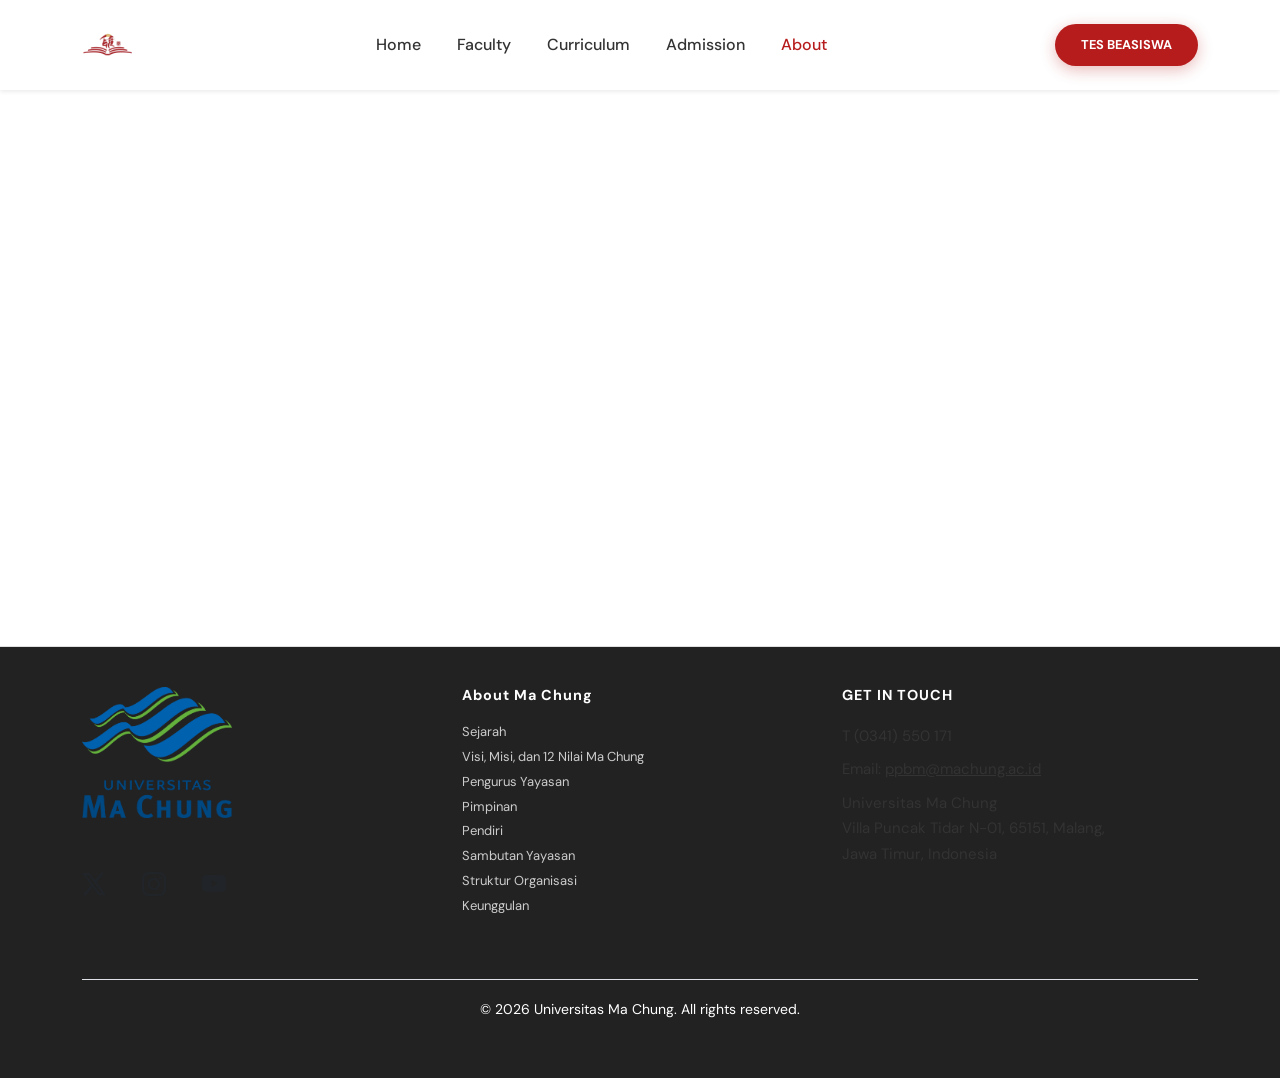
<file: about.html>
<!DOCTYPE html>
<html lang="id">
<head>
    <meta charset="utf-8">
    <meta name="viewport" content="width=device-width, initial-scale=1">
    <title>About Us - Ma Chung</title>
    <link href="https://cdn.jsdelivr.net/npm/bootstrap@5.3.0/dist/css/bootstrap.min.css" rel="stylesheet">
    <link rel="stylesheet" href="https://cdn.jsdelivr.net/npm/bootstrap-icons@1.11.3/font/bootstrap-icons.min.css">
    <link rel="stylesheet" href="style.css">
</head>
<body>
    <nav class="navbar navbar-expand-lg sticky-top shadow-sm">
        <div class="container">
            <a class="navbar-brand" href="home.html">
                <img src="Image/logo.png" alt="Logo" height="50">
            </a>
            <div class="collapse navbar-collapse" id="navbarNav">
                <ul class="navbar-nav mx-auto">
                    <li class="nav-item"><a class="nav-link" href="home.html">Home</a></li>
                    <li class="nav-item"><a class="nav-link" href="faculty.html">Faculty</a></li>
                    <li class="nav-item"><a class="nav-link" href="curiculum.html">Curriculum</a></li>
                    <li class="nav-item"><a class="nav-link" href="admission.html">Admission</a></li>
                    <li class="nav-item"><a class="nav-link active" href="about.html">About</a></li>
                </ul>
                <a href="https://tinyurl.com/tes-beasiswa-umc" class="btn btn-apply">Tes Beasiswa</a>
            </div>
        </div>
    </nav>

    <div class="container-fluid px-5 py-4">
        <div class="row">
            <div class="col-12">
                <div class="map-container">
                    <iframe src="https://www.google.com/maps/embed?pb=!1m18!1m12!1m3!1d3951.410220456306!2d112.58761267500671!3d-7.956489492068088!2m3!1f0!2f0!3f0!3m2!1i1024!2i768!4f13.1!3m3!1m2!1s0x2e78825bc65e176b%3A0x954b33ee83283be2!2sUniversitas%20Ma%20Chung!5e0!3m2!1sid!2sid!4v1776081328611!5m2!1sid!2sid"
                        height="500px" width="100%" loading="lazy" referrerpolicy="no-referrer-when-downgrade" title="Peta Universitas Ma Chung">
                    </iframe>
                </div>
            </div>
        </div>
    </div>

    <footer class="main-footer">
        <div class="container">
            <div class="row">
                <div class="col-md-4 mb-4">
                    <img src="Image/logo-umc.png" alt="Logo Universitas Ma Chung" width="150" class="mb-4 d-block">
                    <div class="social-icons d-flex align-items-center mt-5 gap-3">
                        <a href="https://x.com/ma_chung" target="_blank" class="text-dark fs-4">
                            <i class="bi bi-twitter-x"></i>
                        </a>
                        <a href="https://www.instagram.com/universitasmachung/" target="_blank" class="text-dark fs-4">
                            <i class="bi bi-instagram"></i>
                        </a>
                        <a href="https://www.youtube.com/channel/UCujbjU-9Ce5q0zTuTot5wQw" target="_blank" class="text-dark fs-4">
                            <i class="bi bi-youtube"></i>
                        </a>
                    </div>
                </div>
                
                <div class="col-md-4 mb-4">
                    <h6 class="footer-title">About Ma Chung</h6>
                    <ul class="footer-link-list">
                        <li><a href="https://machung.ac.id/tentang-sejarah">Sejarah</a></li>
                        <li><a href="https://machung.ac.id/visi-misi-nilai-ma-chung/">Visi, Misi, dan 12 Nilai Ma Chung</a></li>
                        <li><a href="https://machung.ac.id/susunan-yayasan/">Pengurus Yayasan</a></li>
                        <li><a href="https://machung.ac.id/pimpinan-ma-chung/">Pimpinan</a></li>
                        <li><a href="https://machung.ac.id/tentang-pendiri">Pendiri</a></li>
                        <li><a href="https://machung.ac.id/welcome-to-ma-chung/">Sambutan Yayasan</a></li>
                        <li><a href="https://machung.ac.id/struktur-organisasi-universitas-ma-chung/">Struktur Organisasi</a></li>
                        <li><a href="https://machung.ac.id/keunggulan-ma-chung/">Keunggulan</a></li>
                    </ul>
                </div>

                <div class="col-md-4 mb-4">
                    <h6 class="footer-title">GET IN TOUCH</h6>
                    <div class="footer-contact-text">
                        <p class="mb-2">T (0341) 550 171</p>
                        <p class="mb-2">Email: <a href="mailto:ppbm@machung.ac.id">ppbm@machung.ac.id</a></p>
                        <p>Universitas Ma Chung<br>
                        Villa Puncak Tidar N-01, 65151, Malang,<br>
                        Jawa Timur, Indonesia</p>
                    </div>
                </div>
            </div>
            <div class="text-center py-3 border-top mt-4">
                <small>© 2026 Universitas Ma Chung. All rights reserved.</small>
            </div>
        </div>
    </footer>
</body>
</html>
</file>
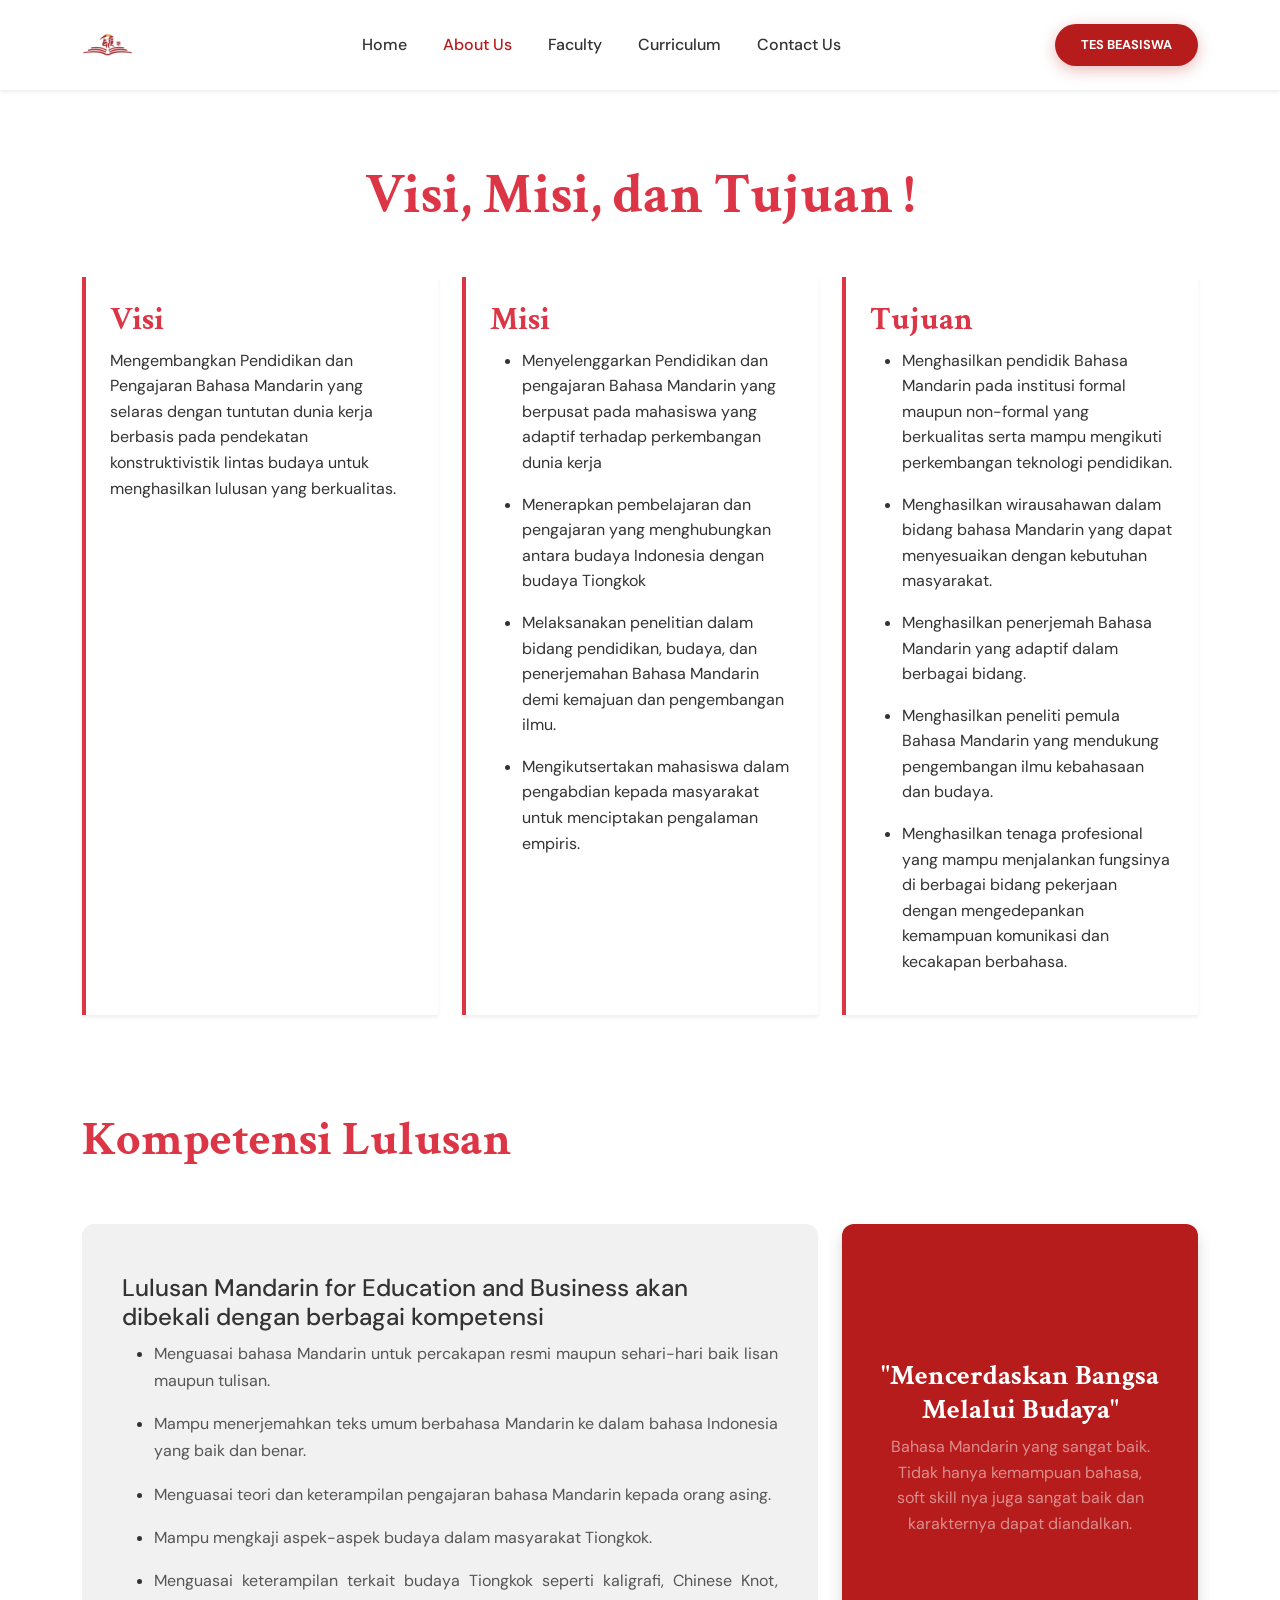
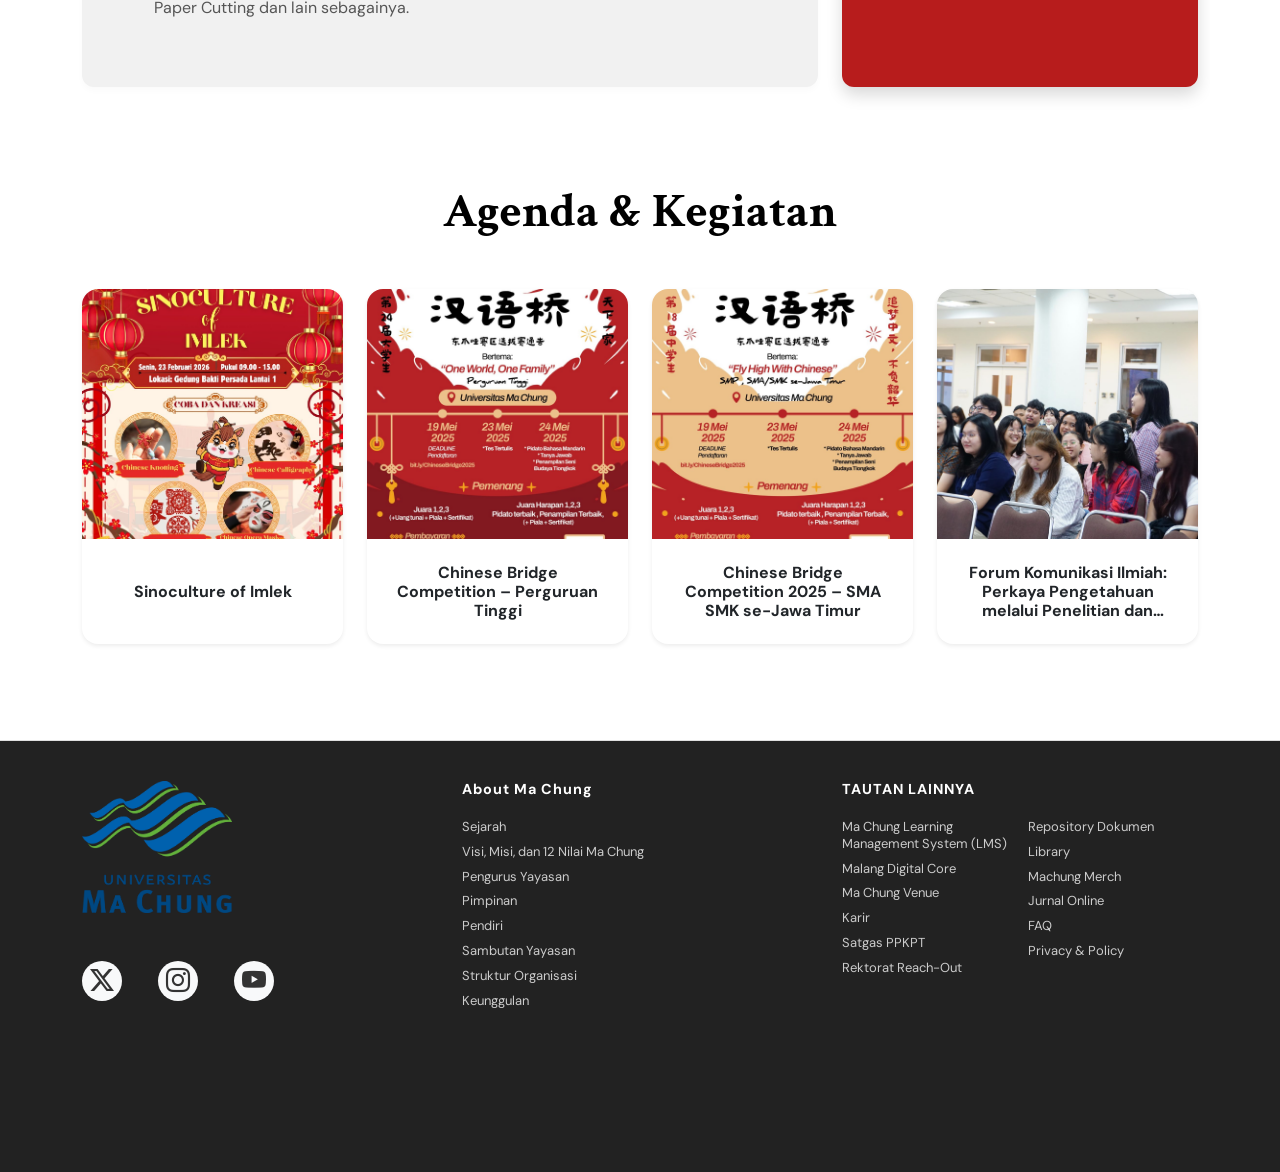
<file: about_us.html>
<!DOCTYPE html>
<html lang="id">
<head>
    <meta charset="utf-8">
    <meta name="viewport" content="width=device-width, initial-scale=1">
    <title>About Us - Ma Chung</title>
    <link href="https://cdn.jsdelivr.net/npm/bootstrap@5.3.0/dist/css/bootstrap.min.css" rel="stylesheet">
    <link rel="stylesheet" href="https://cdn.jsdelivr.net/npm/bootstrap-icons@1.11.3/font/bootstrap-icons.min.css">
    <link href="https://unpkg.com/aos@2.3.1/dist/aos.css" rel="stylesheet">
    <link rel="stylesheet" href="style.css">
</head>
<body>
    <nav class="navbar navbar-expand-lg sticky-top shadow-sm">
        <div class="container">
            <a class="navbar-brand" href="index.html">
                <img src="Image/logo.png" alt="Logo" height="50">
            </a>
            <button class="navbar-toggler" type="button" data-bs-toggle="collapse" data-bs-target="#navbarNav"><span class="navbar-toggler-icon"></span></button>
            <div class="collapse navbar-collapse" id="navbarNav">
                <ul class="navbar-nav mx-auto">
                    <li class="nav-item"><a class="nav-link" href="index.html">Home</a></li>
                    <li class="nav-item"><a class="nav-link active" href="about_us.html">About Us</a></li>
                    <li class="nav-item"><a class="nav-link" href="faculty.html">Faculty</a></li>
                    <li class="nav-item"><a class="nav-link" href="curiculum.html">Curriculum</a></li>
                    <li class="nav-item"><a class="nav-link" href="contact_us.html">Contact Us</a></li>
                </ul>
                <a href="https://tinyurl.com/tes-beasiswa-umc" class="btn btn-apply">Tes Beasiswa</a>
            </div>
        </div>
    </nav>
    
    <div class="container py-5 mt-4 overflow-hidden">
        <h1 class="text-center display-4 mb-5 text-danger serif" data-aos="fade-down">Visi, Misi, dan Tujuan !</h1>
        <div class="row g-4">
            <div class="col-md-4" data-aos="fade-up" data-aos-delay="100">
                <div class="p-4 h-100 shadow-sm border-start border-danger border-4">
                    <h2 class="text-danger">Visi</h2>
                    <p>Mengembangkan Pendidikan dan Pengajaran Bahasa Mandarin yang selaras dengan tuntutan dunia kerja berbasis pada pendekatan konstruktivistik lintas budaya untuk menghasilkan lulusan yang berkualitas.</p>
                </div>
            </div>
            <div class="col-md-4" data-aos="fade-up" data-aos-delay="200">
                <div class="p-4 h-100 shadow-sm border-start border-danger border-4">
                    <h2 class="text-danger">Misi</h2>
                    <ul>
                        <li>
                            <p>Menyelenggarkan Pendidikan dan pengajaran Bahasa Mandarin yang berpusat pada mahasiswa yang adaptif terhadap perkembangan dunia kerja</p>
                        </li>
                        <li>
                            <p>Menerapkan pembelajaran dan pengajaran yang menghubungkan antara budaya Indonesia dengan budaya Tiongkok</p> 
                        </li>
                        <li>
                            <p>Melaksanakan penelitian dalam bidang pendidikan, budaya, dan penerjemahan Bahasa Mandarin demi kemajuan dan pengembangan ilmu.</p>
                        </li>
                        <li>
                            <p>Mengikutsertakan mahasiswa dalam pengabdian kepada masyarakat untuk menciptakan pengalaman empiris.</p>
                        </li>
                    </ul>
                </div>
            </div>
            <div class="col-md-4" data-aos="fade-up" data-aos-delay="300">
                <div class="p-4 h-100 shadow-sm border-start border-danger border-4">
                    <h2 class="text-danger">Tujuan</h2>
                    <ul>
                        <li><p>Menghasilkan pendidik Bahasa Mandarin pada institusi formal maupun non-formal yang berkualitas serta mampu mengikuti perkembangan teknologi pendidikan.</p></li>
                        <li><p>Menghasilkan wirausahawan dalam bidang bahasa Mandarin yang dapat menyesuaikan dengan kebutuhan masyarakat.</p></li>
                        <li><p>Menghasilkan penerjemah Bahasa Mandarin yang adaptif dalam berbagai bidang.</p></li>
                        <li><p>Menghasilkan peneliti pemula Bahasa Mandarin yang mendukung pengembangan ilmu kebahasaan dan budaya.</p></li>
                        <li><p>Menghasilkan tenaga profesional yang mampu menjalankan fungsinya di berbagai bidang pekerjaan dengan mengedepankan kemampuan komunikasi dan kecakapan berbahasa.</p></li>
                    </ul>
                </div>
            </div>
        </div>
    </div>

    <section class="container py-5 overflow-hidden">
        <div class="d-flex justify-content-between align-items-center mb-5 flex-wrap">
                <h1 class="display-5 text-danger serif" data-aos="fade-right">Kompetensi Lulusan</h1>
            </div>
        <div class="row g-4">
            <div class="col-md-8" data-aos="fade-right" data-aos-duration="1000">
                    <div class="concentration-card h-100">
                        <h4>Lulusan Mandarin for Education and Business akan dibekali dengan berbagai kompetensi</h4>
                        <ul class="list-emoji">
                            <li>
                                <p class="small">Menguasai bahasa Mandarin untuk percakapan resmi maupun sehari-hari baik lisan maupun tulisan.</p>
                            </li>
                            <li>
                                <p class="small">Mampu menerjemahkan teks umum berbahasa Mandarin ke dalam bahasa Indonesia yang baik dan benar.</p>
                            </li>
                            <li>
                                <p class="small">Menguasai teori dan keterampilan pengajaran bahasa Mandarin kepada orang asing.</p>
                            </li>
                            <li>
                                <p class="small">Mampu mengkaji aspek-aspek budaya dalam masyarakat Tiongkok.</p>
                            </li>
                            <li>
                                <p class="small">Menguasai keterampilan terkait budaya Tiongkok seperti kaligrafi, Chinese Knot, Paper Cutting dan lain sebagainya.</p>
                            </li>
                        </ul>
                    </div>
                </div>
            <div class="col-md-4" data-aos="fade-left" data-aos-duration="1000">
                <div class="card-curriculum h-100 text-center d-flex flex-column justify-content-center shadow">
                    <h3>"Mencerdaskan Bangsa <br> Melalui Budaya"</h3>
                        <p class="mediu text-white-50">Bahasa Mandarin yang sangat baik. <br> Tidak hanya kemampuan bahasa, <br>soft skill nya juga sangat baik dan <br>karakternya dapat diandalkan.</p>
                </div>
            </div>
        </div>
    </section>

    <div class="container py-5 overflow-hidden">
        <div class="d-flex justify-content-center align-items-center mb-5 flex-wrap">
            <h2 class="display-5 text-black serif fw-bold mb-0" data-aos="zoom-in">Agenda & Kegiatan</h2>
        </div>

        <div class="row g-4 mb-5">
            
            <div class="col-sm-6 col-md-3" data-aos="fade-up" data-aos-delay="100">
                <div class="card h-100 border-0 shadow-sm rounded-4 overflow-hidden hover-card bg-white">
                    <img src="Image/Sinoculture_of_Imlek.jpeg" class="card-img-top w-100" style="height: 250px; object-fit: cover;">
                    <div class="card-body text-center d-flex align-items-center justify-content-center p-4">
                        <h6 class="card-title fw-bold text-dark mb-0">Sinoculture of Imlek</h6>
                    </div>
                </div>
            </div>

            <div class="col-sm-6 col-md-3" data-aos="fade-up" data-aos-delay="200">
                <div class="card h-100 border-0 shadow-sm rounded-4 overflow-hidden hover-card bg-white">
                    <img src="Image/Chinese_Bridge.jpeg" class="card-img-top w-100" style="height: 250px; object-fit: cover;">
                    <div class="card-body text-center d-flex align-items-center justify-content-center p-4">
                        <h6 class="card-title fw-bold text-dark mb-0">Chinese Bridge Competition – Perguruan Tinggi</h6>
                    </div>
                </div>
            </div>

            <div class="col-sm-6 col-md-3" data-aos="fade-up" data-aos-delay="300">
                <div class="card h-100 border-0 shadow-sm rounded-4 overflow-hidden hover-card bg-white">
                    <img src="Image/Chinese_Bridge2.jpeg" class="card-img-top w-100" style="height: 250px; object-fit: cover;">
                    <div class="card-body text-center d-flex align-items-center justify-content-center p-4">
                        <h6 class="card-title fw-bold text-dark mb-0">Chinese Bridge Competition 2025 – SMA SMK se-Jawa Timur</h6>
                    </div>
                </div>
            </div>

            <div class="col-sm-6 col-md-3" data-aos="fade-up" data-aos-delay="400">
                <div class="card h-100 border-0 shadow-sm rounded-4 overflow-hidden hover-card bg-white">
                    <img src="Image/forum_komunikasi.jpg" class="card-img-top w-100" style="height: 250px; object-fit: cover;" alt="Forum Komunikasi">
                    <div class="card-body text-center d-flex align-items-center justify-content-center p-4">
                        <h6 class="card-title fw-bold text-dark mb-0" style="display: -webkit-box; -webkit-line-clamp: 3; -webkit-box-orient: vertical; overflow: hidden; line-clamp: 3;">Forum Komunikasi Ilmiah: Perkaya Pengetahuan melalui Penelitian dan Pengabdian</h6>
                    </div>
                </div>
            </div>

        </div>
    </div>

    <footer class="main-footer">
        <div class="container">
            <div class="row">
                <div class="col-md-4 mb-4" data-aos="fade-up" data-aos-delay="100">
                    <img src="Image/logo-umc.png" alt="Logo Universitas Ma Chung" width="150" class="mb-4 d-block footer-logo">
                    <div class="social-icons d-flex align-items-center mt-5 gap-3">
                        <a href="https://x.com/ma_chung" target="_blank" class="social-btn"><i class="bi bi-twitter-x"></i></a>
                        <a href="https://www.instagram.com/universitasmachung/" target="_blank" class="social-btn"><i class="bi bi-instagram"></i></a>
                        <a href="#" target="_blank" class="social-btn"><i class="bi bi-youtube"></i></a>
                    </div>
                </div>
                
                <div class="col-md-4 mb-4" data-aos="fade-up" data-aos-delay="300">
                    <h6 class="footer-title">About Ma Chung</h6>
                    <ul class="footer-link-list">
                        <li><a href="https://machung.ac.id/tentang-sejarah">Sejarah</a></li>
                        <li><a href="https://machung.ac.id/visi-misi-nilai-ma-chung/">Visi, Misi, dan 12 Nilai Ma Chung</a></li>
                        <li><a href="https://machung.ac.id/susunan-yayasan/">Pengurus Yayasan</a></li>
                        <li><a href="https://machung.ac.id/pimpinan-ma-chung/">Pimpinan</a></li>
                        <li><a href="https://machung.ac.id/tentang-pendiri">Pendiri</a></li>
                        <li><a href="https://machung.ac.id/welcome-to-ma-chung/">Sambutan Yayasan</a></li>
                        <li><a href="https://machung.ac.id/struktur-organisasi-universitas-ma-chung/">Struktur Organisasi</a></li>
                        <li><a href="https://machung.ac.id/keunggulan-ma-chung/">Keunggulan</a></li>
                    </ul>
                </div>

                <div class="col-md-4 mb-4" data-aos="fade-up" data-aos-delay="500">
                    <h6 class="footer-title text-uppercase">Tautan Lainnya</h6>
                    <div class="row g-0">
                        <div class="col-6">
                            <ul class="footer-link-list">
                                <li><a href="https://e-learning.machung.ac.id/">Ma Chung Learning Management System (LMS)</a></li>
                                <li><a href="https://malangdigitalcore.co/">Malang Digital Core</a></li>
                                <li><a href="https://maveo.machung.ac.id/">Ma Chung Venue</a></li>
                                <li><a href="https://machung.ac.id/lowongan-kerja/">Karir</a></li>
                                <li><a href="https://machung.ac.id/satgas-ppkpt/">Satgas PPKPT</a></li>
                                <li><a href="https://machung.ac.id/rektorat-reach-out/">Rektorat Reach-Out</a></li>
                            </ul>
                        </div>
                        <div class="col-6 ps-2">
                            <ul class="footer-link-list">
                                <li><a href="http://eprints.machung.ac.id/">Repository Dokumen</a></li>
                                <li><a href="http://lib.machung.ac.id/">Library</a></li>
                                <li><a href="https://merch.machung.ac.id/">Machung Merch</a></li>
                                <li><a href="https://machung.ac.id/jurnal-ma-chung/">Jurnal Online</a></li>
                                <li><a href="https://machung.ac.id/biaya-pendidikan/#faq">FAQ</a></li>
                                <li><a href="https://machung.ac.id/privacy-policy/">Privacy & Policy</a></li>
                            </ul>
                        </div>
                    </div>
                </div>
            </div>
            
            <div class="text-center py-3 border-top mt-4" data-aos="fade-in" data-aos-duration="2000">
                <small>© 2026 Universitas Ma Chung. All rights reserved.</small>
            </div>
        </div>
    </footer>

    <script src="https://cdn.jsdelivr.net/npm/bootstrap@5.3.0/dist/js/bootstrap.bundle.min.js"></script>
    <script src="https://unpkg.com/aos@2.3.1/dist/aos.js"></script>
    <script>
        AOS.init({
            once: true, 
            offset: 100
        });
    </script>
</body>
</html>
</file>
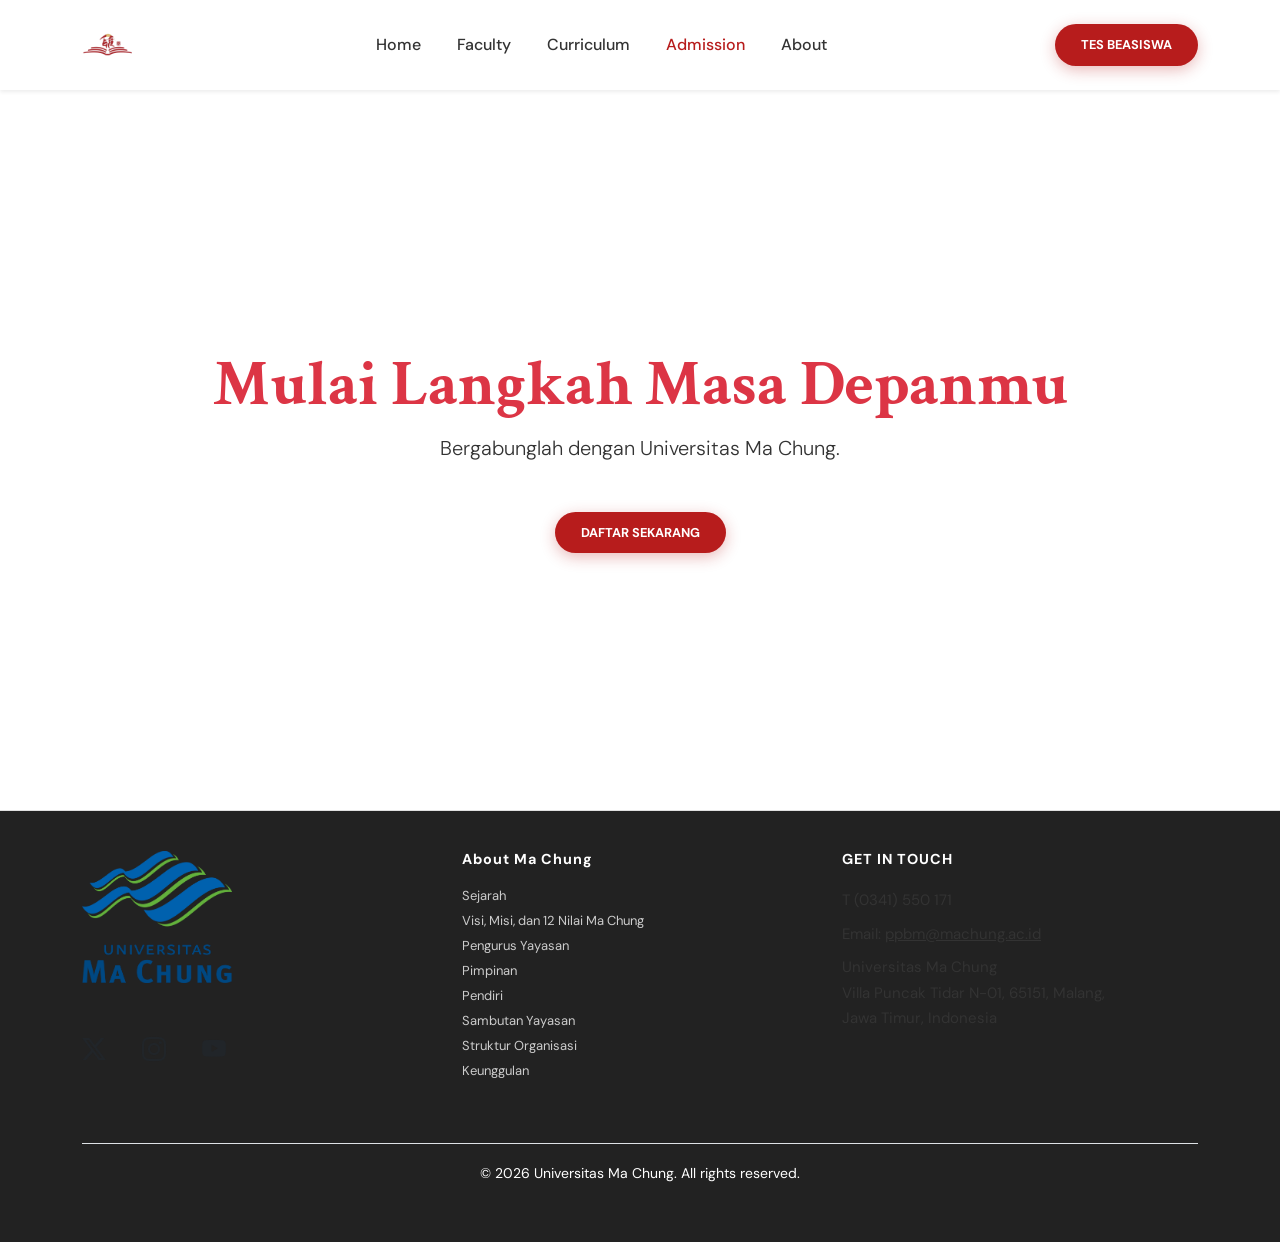
<file: admission.html>
<!DOCTYPE html>
<html lang="id">
<head>
    <meta charset="utf-8">
    <meta name="viewport" content="width=device-width, initial-scale=1">
    <title>Admission - Ma Chung</title>
    <link href="https://cdn.jsdelivr.net/npm/bootstrap@5.3.0/dist/css/bootstrap.min.css" rel="stylesheet">
    <link rel="stylesheet" href="https://cdn.jsdelivr.net/npm/bootstrap-icons@1.11.3/font/bootstrap-icons.min.css">
    <link rel="stylesheet" href="style.css">
</head>
<body>
    <nav class="navbar navbar-expand-lg sticky-top shadow-sm">
        <div class="container">
            <a class="navbar-brand" href="home.html">
                <img src="Image/logo.png" alt="Logo" height="50">
            </a>
            <button class="navbar-toggler" type="button" data-bs-toggle="collapse" data-bs-target="#navbarNav"><span class="navbar-toggler-icon"></span></button>
            <div class="collapse navbar-collapse" id="navbarNav">
                <ul class="navbar-nav mx-auto">
                    <li class="nav-item"><a class="nav-link" href="home.html">Home</a></li>
                    <li class="nav-item"><a class="nav-link" href="faculty.html">Faculty</a></li>
                    <li class="nav-item"><a class="nav-link" href="curiculum.html">Curriculum</a></li>
                    <li class="nav-item"><a class="nav-link active" href="admission.html">Admission</a></li>
                    <li class="nav-item"><a class="nav-link" href="about.html">About</a></li>
                </ul>
                <a href="https://tinyurl.com/tes-beasiswa-umc" class="btn btn-apply">Tes Beasiswa</a>
            </div>
        </div>
    </nav>
    <main class="d-flex align-items-center justify-content-center text-center py-5" style="height: 80vh;">
        <div class="container">
            <h1 class="display-3 fw-bold text-danger">Mulai Langkah Masa Depanmu</h1>
            <p class="lead mb-5">Bergabunglah dengan Universitas Ma Chung.</p>
            <a href="https://machung.ac.id/pendaftaran-kelas-reguler/" class="btn btn-apply btn-lg">Daftar Sekarang</a>
        </div>
    </main>
    <script src="https://cdn.jsdelivr.net/npm/bootstrap@5.3.0/dist/js/bootstrap.bundle.min.js"></script>

    <footer class="main-footer">
        <div class="container">
            <div class="row">
                <div class="col-md-4 mb-4">
                    <img src="Image/logo-umc.png" alt="Logo Universitas Ma Chung" width="150" class="mb-4 d-block">
                    <div class="social-icons d-flex align-items-center mt-5 gap-3">
                        <a href="https://x.com/ma_chung" target="_blank" class="text-dark fs-4">
                            <i class="bi bi-twitter-x"></i>
                        </a>
                        <a href="https://www.instagram.com/universitasmachung/" target="_blank" class="text-dark fs-4">
                            <i class="bi bi-instagram"></i>
                        </a>
                        <a href="https://www.youtube.com/channel/UCujbjU-9Ce5q0zTuTot5wQw" target="_blank"  class="text-dark fs-4">
                            <i class="bi bi-youtube"></i>
                        </a>

                    </div>
                </div>

                <div class="col-md-4 mb-4">
                    <h6 class="footer-title">About Ma Chung</h6>
                    <ul class="footer-link-list">
                        <li><a href="https://machung.ac.id/tentang-sejarah">Sejarah</a></li>
                        <li><a href="https://machung.ac.id/visi-misi-nilai-ma-chung/">Visi, Misi, dan 12 Nilai Ma Chung</a></li>
                        <li><a href="https://machung.ac.id/susunan-yayasan/">Pengurus Yayasan</a></li>
                        <li><a href="https://machung.ac.id/pimpinan-ma-chung/">Pimpinan</a></li>
                        <li><a href="https://machung.ac.id/tentang-pendiri">Pendiri</a></li>
                        <li><a href="https://machung.ac.id/welcome-to-ma-chung/">Sambutan Yayasan</a></li>
                        <li><a href="https://machung.ac.id/struktur-organisasi-universitas-ma-chung/">Struktur Organisasi</a></li>
                        <li><a href="https://machung.ac.id/keunggulan-ma-chung/">Keunggulan</a></li>
                    </ul>
                </div>

                <div class="col-md-4 mb-4">
                    <h6 class="footer-title">GET IN TOUCH</h6>
                    <div class="footer-contact-text">
                        <p class="mb-2">T (0341) 550 171</p>
                        <p class="mb-2">Email: <a href="mailto:ppbm@machung.ac.id">ppbm@machung.ac.id</a></p>
                        <p>Universitas Ma Chung<br>
                        Villa Puncak Tidar N-01, 65151, Malang,<br>
                        Jawa Timur, Indonesia</p>
                    </div>
                </div>
            </div>
            <div class="text-center py-3 border-top mt-4">
                <small>© 2026 Universitas Ma Chung. All rights reserved.</small>
            </div>
        </div>
    </footer>

</body>
</html>
</file>
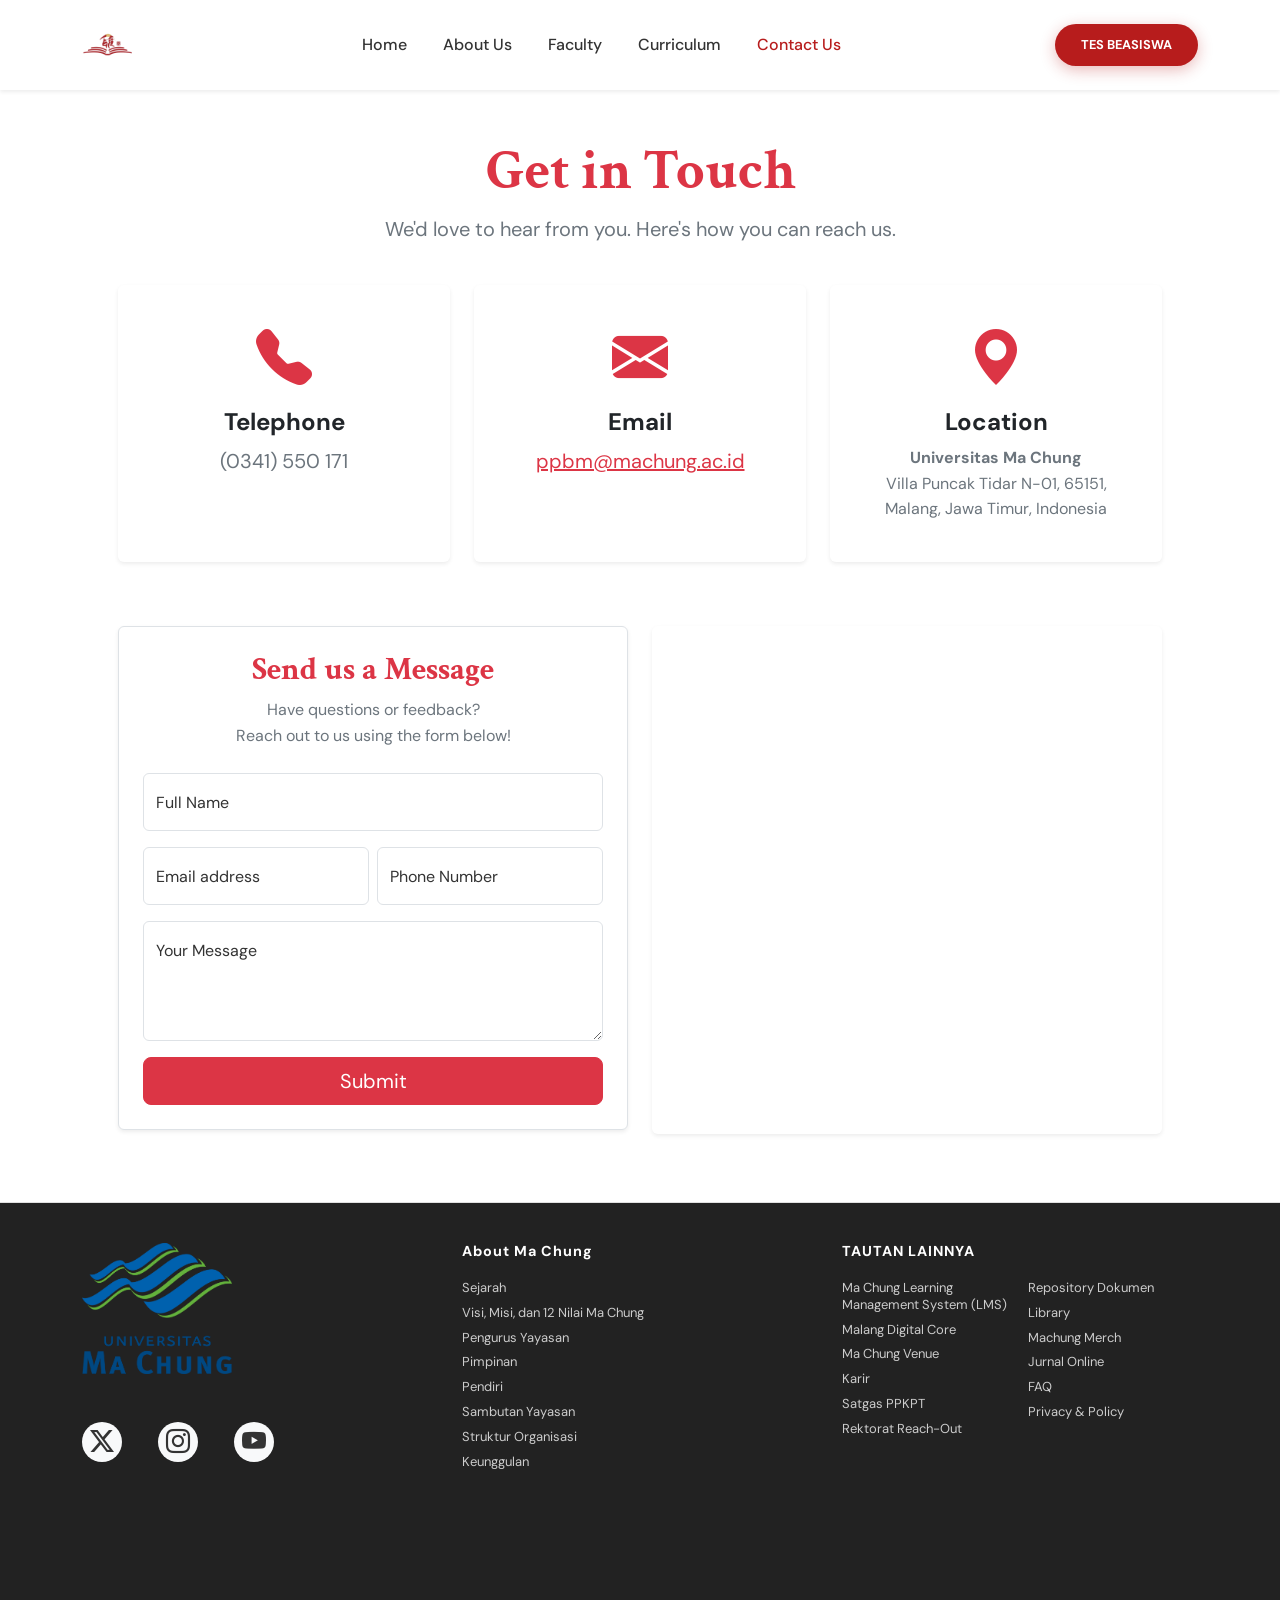
<file: contact_us.html>
<!DOCTYPE html>
<html lang="id">
<head>
    <meta charset="utf-8">
    <meta name="viewport" content="width=device-width, initial-scale=1">
    <title>Contact Us - Ma Chung</title>
    <link href="https://cdn.jsdelivr.net/npm/bootstrap@5.3.0/dist/css/bootstrap.min.css" rel="stylesheet">
    <link rel="stylesheet" href="https://cdn.jsdelivr.net/npm/bootstrap-icons@1.11.3/font/bootstrap-icons.min.css">
    <link href="https://unpkg.com/aos@2.3.1/dist/aos.css" rel="stylesheet">
    <link rel="stylesheet" href="style.css">
</head>
<body>
    <nav class="navbar navbar-expand-lg sticky-top shadow-sm">
        <div class="container">
            <a class="navbar-brand" href="index.html">
                <img src="Image/logo.png" alt="Logo" height="50">
            </a>
            <button class="navbar-toggler" type="button" data-bs-toggle="collapse" data-bs-target="#navbarNav"><span class="navbar-toggler-icon"></span></button>
            <div class="collapse navbar-collapse" id="navbarNav">
                <ul class="navbar-nav mx-auto">
                    <li class="nav-item"><a class="nav-link" href="index.html">Home</a></li>
                    <li class="nav-item"><a class="nav-link" href="about_us.html">About Us</a></li>
                    <li class="nav-item"><a class="nav-link" href="faculty.html">Faculty</a></li>
                    <li class="nav-item"><a class="nav-link" href="curiculum.html">Curriculum</a></li>
                    <li class="nav-item"><a class="nav-link active" href="contact_us.html">Contact Us</a></li>
                </ul>
                <a href="https://tinyurl.com/tes-beasiswa-umc" class="btn btn-apply">Tes Beasiswa</a>
            </div>
        </div>
    </nav>
    
    <div class="container px-5 py-5 overflow-hidden">
        <div class="row mb-5">
            <div class="col-12 text-center mb-4" data-aos="fade-down" data-aos-duration="1000">
                <h2 class="display-4 text-danger fw-bold">Get in Touch</h2>
                <p class="text-secondary fs-5">We'd love to hear from you. Here's how you can reach us.</p>
            </div>
            
            <div class="col-md-4 mb-3" data-aos="fade-up" data-aos-delay="100">
                <div class="card h-100 shadow-sm border-0 text-center py-4 hover-card">
                    <div class="card-body">
                        <i class="bi bi-telephone-fill text-danger display-4 mb-3 d-block"></i>
                        <h4 class="fw-bold text-dark mb-2">Telephone</h4>
                        <p class="text-secondary fs-5 mb-0">(0341) 550 171</p>
                    </div>
                </div>
            </div>
            
            <div class="col-md-4 mb-3" data-aos="fade-up" data-aos-delay="200">
                <div class="card h-100 shadow-sm border-0 text-center py-4 hover-card">
                    <div class="card-body">
                        <i class="bi bi-envelope-fill text-danger display-4 mb-3 d-block"></i>
                        <h4 class="fw-bold text-dark mb-2">Email</h4>
                        <a href="mailto:ppbm@machung.ac.id" class="text-danger text-decoration-underline fs-5">ppbm@machung.ac.id</a>
                    </div>
                </div>
            </div>

            <div class="col-md-4 mb-3" data-aos="fade-up" data-aos-delay="300">
                <div class="card h-100 shadow-sm border-0 text-center py-4 hover-card">
                    <div class="card-body">
                        <i class="bi bi-geo-alt-fill text-danger display-4 mb-3 d-block"></i>
                        <h4 class="fw-bold text-dark mb-2">Location</h4>
                        <p class="text-secondary mb-0">
                            <strong>Universitas Ma Chung</strong><br>
                            Villa Puncak Tidar N-01, 65151,<br>Malang, Jawa Timur, Indonesia
                        </p>
                    </div>
                </div>
            </div>
        </div>

        <div class="row">
            <div class="col-md-6 mb-4" data-aos="fade-right" data-aos-duration="1200">
                <div class="p-4 border bg-white card-custom shadow-sm rounded">
                    <h2 class="text-danger fw-bold text-center mb-2">Send us a Message</h2>
                    <p class="text-center mb-4 text-secondary">Have questions or feedback?<br>Reach out to us using the form below!</p>
                    <form action="proses_form.php" method="POST">
                        <div class="form-floating mb-3">
                            <input type="text" class="form-control" id="floatingInput" name="full_name" placeholder="Your Name" required>
                            <label for="floatingInput">Full Name</label>
                        </div>
                        <div class="row g-2">
                            <div class="col-md-6">
                                <div class="form-floating mb-3">
                                    <input type="email" class="form-control" id="floatingEmail" name="email" placeholder="name@example.com" required>
                                    <label for="floatingEmail">Email address</label>
                                </div>
                            </div>
                            <div class="col-md-6">
                                <div class="form-floating mb-3">
                                    <input type="number" class="form-control" id="floatingSubject" name="phone" placeholder="Phone Number" required>
                                    <label for="floatingSubject">Phone Number</label>
                                </div>
                            </div>
                        </div>
                        <div class="form-floating mb-3">
                            <textarea class="form-control" name="message" placeholder="Leave a comment here" id="floatingMessage" style="height: 120px" required></textarea>
                            <label for="floatingMessage">Your Message</label>
                        </div>
                        <div class="d-grid">
                            <button type="submit" class="btn btn-danger btn-lg">Submit</button>
                        </div>
                    </form>
                </div>    
            </div>
            
            <div class="col-md-6" data-aos="fade-left" data-aos-duration="1200">
                <div class="map-container shadow-sm rounded overflow-hidden">
                    <iframe src="https://www.google.com/maps/embed?pb=!1m18!1m12!1m3!1d3951.410220456306!2d112.58761267500671!3d-7.956489492068088!2m3!1f0!2f0!3f0!3m2!1i1024!2i768!4f13.1!3m3!1m2!1s0x2e78825bc65e176b%3A0x954b33ee83283be2!2sUniversitas%20Ma%20Chung!5e0!3m2!1sid!2sid!4v1776081328611!5m2!1sid!2sid"
                        height="500px" width="100%" loading="lazy" referrerpolicy="no-referrer-when-downgrade" title="Peta Universitas Ma Chung" style="border:0;">
                    </iframe>
                </div>
            </div>
        </div>
    </div>

    <footer class="main-footer">
        <div class="container">
            <div class="row">
                <div class="col-md-4 mb-4" data-aos="fade-up" data-aos-delay="100">
                    <img src="Image/logo-umc.png" alt="Logo Universitas Ma Chung" width="150" class="mb-4 d-block footer-logo">
                    <div class="social-icons d-flex align-items-center mt-5 gap-3">
                        <a href="https://x.com/ma_chung" target="_blank" class="social-btn"><i class="bi bi-twitter-x"></i></a>
                        <a href="https://www.instagram.com/universitasmachung/" target="_blank" class="social-btn"><i class="bi bi-instagram"></i></a>
                        <a href="https://www.youtube.com/channel/UCujbjU-9Ce5q0zTuTot5wQw" target="_blank" class="social-btn"><i class="bi bi-youtube"></i></a>
                    </div>
                </div>
                
                <div class="col-md-4 mb-4" data-aos="fade-up" data-aos-delay="300">
                    <h6 class="footer-title">About Ma Chung</h6>
                    <ul class="footer-link-list">
                        <li><a href="https://machung.ac.id/tentang-sejarah">Sejarah</a></li>
                        <li><a href="https://machung.ac.id/visi-misi-nilai-ma-chung/">Visi, Misi, dan 12 Nilai Ma Chung</a></li>
                        <li><a href="https://machung.ac.id/susunan-yayasan/">Pengurus Yayasan</a></li>
                        <li><a href="https://machung.ac.id/pimpinan-ma-chung/">Pimpinan</a></li>
                        <li><a href="https://machung.ac.id/tentang-pendiri">Pendiri</a></li>
                        <li><a href="https://machung.ac.id/welcome-to-ma-chung/">Sambutan Yayasan</a></li>
                        <li><a href="https://machung.ac.id/struktur-organisasi-universitas-ma-chung/">Struktur Organisasi</a></li>
                        <li><a href="https://machung.ac.id/keunggulan-ma-chung/">Keunggulan</a></li>
                    </ul>
                </div>

                <div class="col-md-4 mb-4" data-aos="fade-up" data-aos-delay="500">
                    <h6 class="footer-title text-uppercase">Tautan Lainnya</h6>
                    <div class="row g-0">
                        <div class="col-6">
                            <ul class="footer-link-list">
                                <li><a href="https://e-learning.machung.ac.id/">Ma Chung Learning Management System (LMS)</a></li>
                                <li><a href="https://malangdigitalcore.co/">Malang Digital Core</a></li>
                                <li><a href="https://maveo.machung.ac.id/">Ma Chung Venue</a></li>
                                <li><a href="https://machung.ac.id/lowongan-kerja/">Karir</a></li>
                                <li><a href="https://machung.ac.id/satgas-ppkpt/">Satgas PPKPT</a></li>
                                <li><a href="https://machung.ac.id/rektorat-reach-out/">Rektorat Reach-Out</a></li>
                            </ul>
                        </div>
                        <div class="col-6 ps-2">
                            <ul class="footer-link-list">
                                <li><a href="http://eprints.machung.ac.id/">Repository Dokumen</a></li>
                                <li><a href="http://lib.machung.ac.id/">Library</a></li>
                                <li><a href="https://merch.machung.ac.id/">Machung Merch</a></li>
                                <li><a href="https://machung.ac.id/jurnal-ma-chung/">Jurnal Online</a></li>
                                <li><a href="https://machung.ac.id/biaya-pendidikan/#faq">FAQ</a></li>
                                <li><a href="https://machung.ac.id/privacy-policy/">Privacy & Policy</a></li>
                            </ul>
                        </div>
                    </div>
                </div>
            </div>
            
            <div class="text-center py-3 border-top mt-4" data-aos="fade-in" data-aos-duration="2000">
                <small>© 2026 Universitas Ma Chung. All rights reserved.</small>
            </div>
        </div>
    </footer>

    <script src="https://cdn.jsdelivr.net/npm/bootstrap@5.3.0/dist/js/bootstrap.bundle.min.js"></script>
    <script src="https://unpkg.com/aos@2.3.1/dist/aos.js"></script>
    <script>
        AOS.init({
            once: true, 
            offset: 100
        });
    </script>
</body>
</html>
</file>
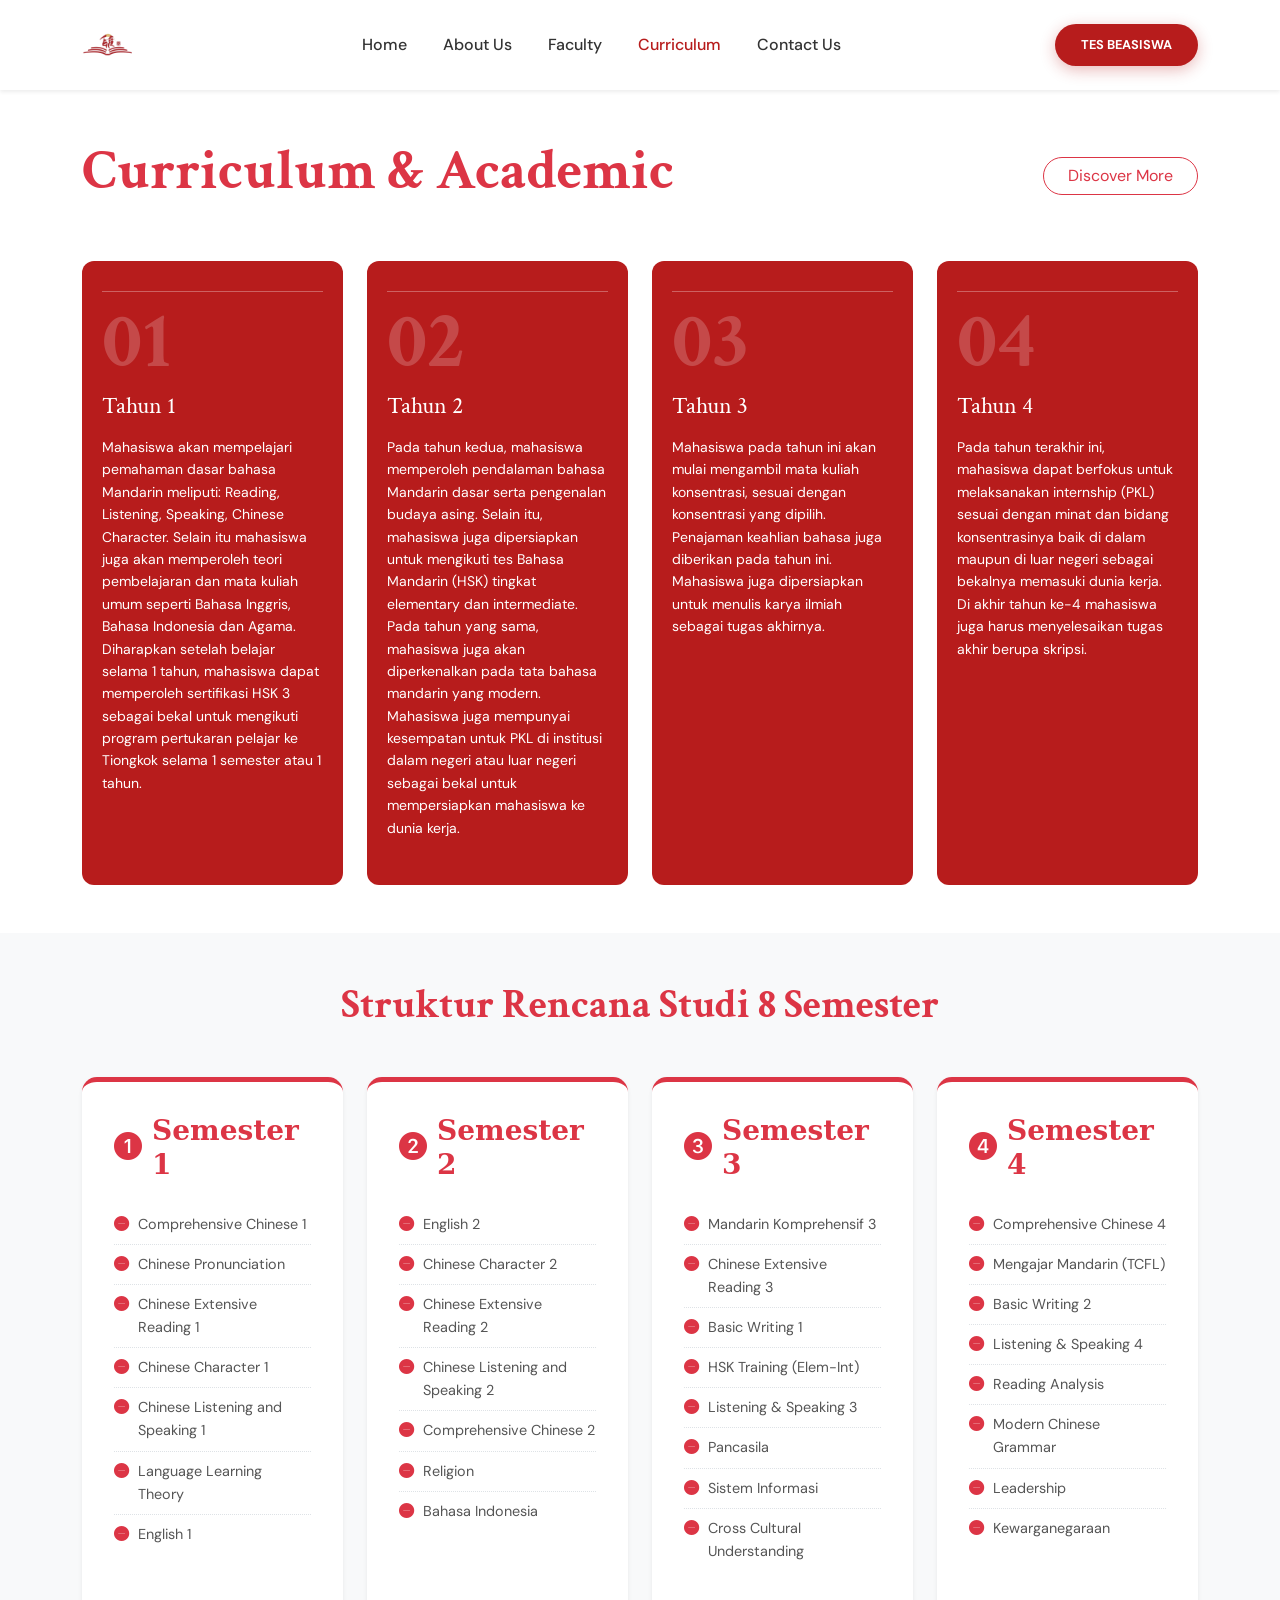
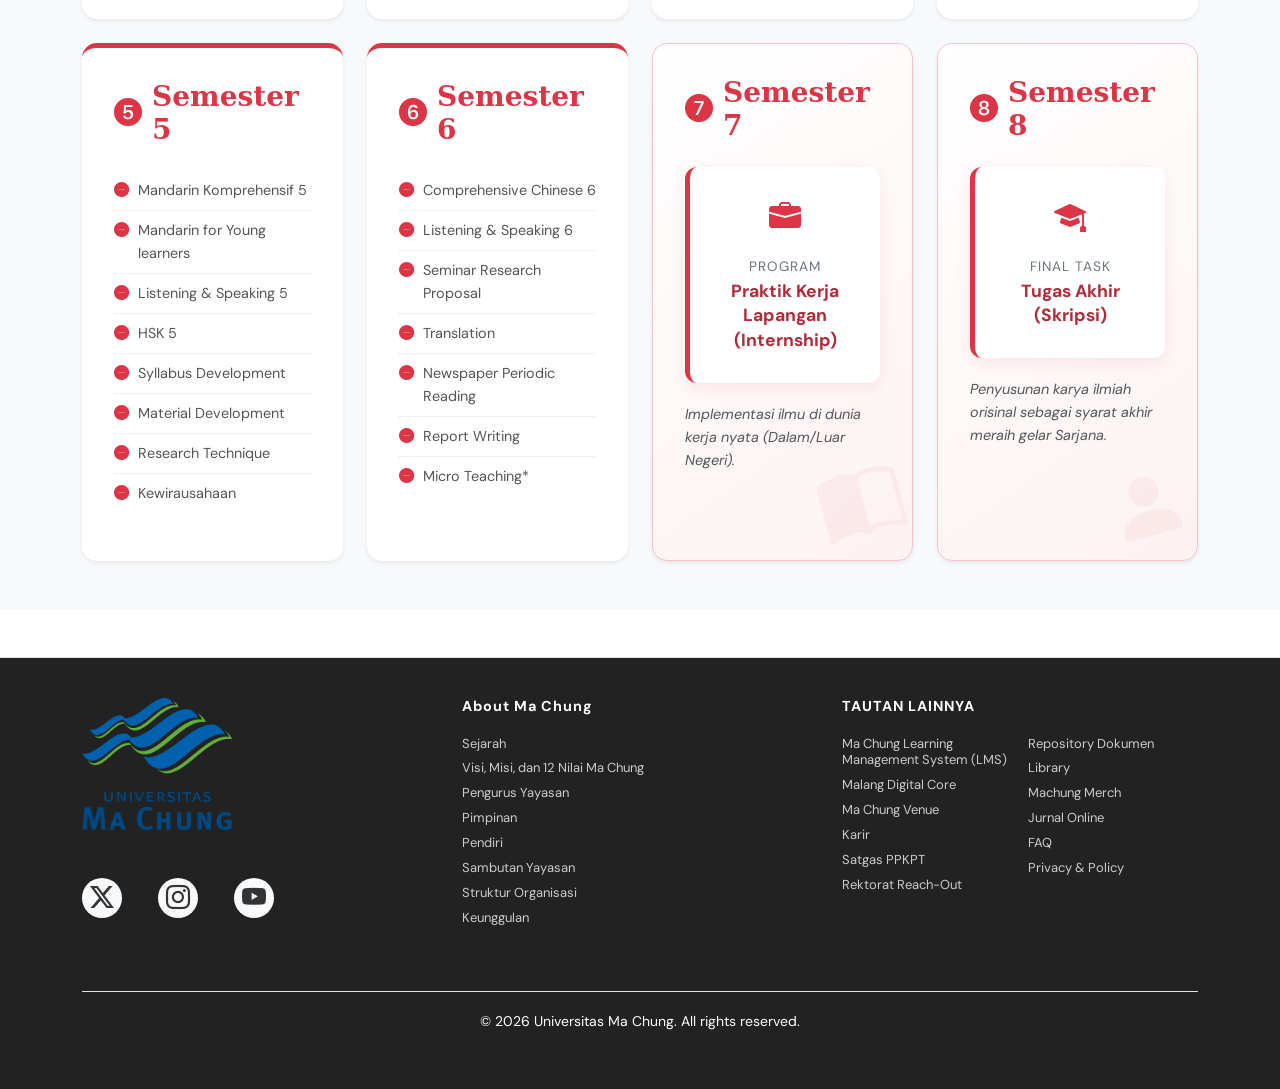
<file: curiculum.html>
<!DOCTYPE html>
<html lang="id">
<head>
    <meta charset="utf-8">
    <meta name="viewport" content="width=device-width, initial-scale=1">
    <title>Curriculum - Prodi Mandarin Universitas Ma Chung</title>
    <link href="https://cdn.jsdelivr.net/npm/bootstrap@5.3.0/dist/css/bootstrap.min.css" rel="stylesheet">
    <link rel="stylesheet" href="https://cdn.jsdelivr.net/npm/bootstrap-icons@1.11.3/font/bootstrap-icons.min.css">
    <link href="https://unpkg.com/aos@2.3.1/dist/aos.css" rel="stylesheet">
    <link rel="stylesheet" href="style.css">
</head>
<body>
    <nav class="navbar navbar-expand-lg sticky-top shadow-sm">
        <div class="container">
            <a class="navbar-brand" href="index.html">
                <img src="Image/logo.png" alt="Logo" height="50">
            </a>
            <button class="navbar-toggler" type="button" data-bs-toggle="collapse" data-bs-target="#navbarNav"><span class="navbar-toggler-icon"></span></button>
            <div class="collapse navbar-collapse" id="navbarNav">
                <ul class="navbar-nav mx-auto">
                    <li class="nav-item"><a class="nav-link" href="index.html">Home</a></li>
                    <li class="nav-item"><a class="nav-link" href="about_us.html">About Us</a></li>
                    <li class="nav-item"><a class="nav-link" href="faculty.html">Faculty</a></li>
                    <li class="nav-item"><a class="nav-link active" href="curiculum.html">Curriculum</a></li>
                    <li class="nav-item"><a class="nav-link" href="contact_us.html">Contact Us</a></li>
                </ul>
                <a href="https://tinyurl.com/tes-beasiswa-umc" class="btn btn-apply">Tes Beasiswa</a>
            </div>
        </div>
    </nav>

    <main class="py-5 overflow-hidden">
        <div class="container">
            <div class="d-flex justify-content-between align-items-center mb-5 flex-wrap">
                <h1 class="display-4 text-danger serif" data-aos="fade-right">Curriculum & Academic</h1>
                <a href="https://machung.ac.id/prodi-mandarin/" target="_blank" class="btn btn-outline-danger rounded-pill px-4" data-aos="fade-left">Discover More</a>
            </div>

            <div class="row g-4 mb-5">
                <div class="col-md-3" data-aos="fade-up" data-aos-delay="100">
                    <div class="card card-curriculum h-100">
                        <div class="year-num">01</div>
                        <h5>Tahun 1</h5>
                        <p class="small">Mahasiswa akan mempelajari pemahaman dasar bahasa Mandarin meliputi: Reading, Listening, Speaking, Chinese Character. Selain itu mahasiswa juga akan memperoleh teori pembelajaran dan mata kuliah umum seperti Bahasa Inggris, Bahasa Indonesia dan Agama. Diharapkan setelah belajar selama 1 tahun, mahasiswa dapat memperoleh sertifikasi HSK 3 sebagai bekal untuk mengikuti program pertukaran pelajar ke Tiongkok selama 1 semester atau 1 tahun.</p>
                    </div>
                </div>
                <div class="col-md-3" data-aos="fade-up" data-aos-delay="200">
                    <div class="card card-curriculum h-100">
                        <div class="year-num">02</div>
                        <h5>Tahun 2</h5>
                        <p class="small">Pada tahun kedua, mahasiswa memperoleh pendalaman bahasa Mandarin dasar serta pengenalan budaya asing. Selain itu, mahasiswa juga dipersiapkan untuk mengikuti tes Bahasa Mandarin (HSK) tingkat elementary dan intermediate. Pada tahun yang sama, mahasiswa juga akan diperkenalkan pada tata bahasa mandarin yang modern. Mahasiswa juga mempunyai kesempatan untuk PKL di institusi dalam negeri atau luar negeri sebagai bekal untuk mempersiapkan mahasiswa ke dunia kerja.</p>
                    </div>
                </div>
                <div class="col-md-3" data-aos="fade-up" data-aos-delay="300">
                    <div class="card card-curriculum h-100">
                        <div class="year-num">03</div>
                        <h5>Tahun 3</h5>
                        <p class="small">Mahasiswa pada tahun ini akan mulai mengambil mata kuliah konsentrasi, sesuai dengan konsentrasi yang dipilih. Penajaman keahlian bahasa juga diberikan pada tahun ini. Mahasiswa juga dipersiapkan untuk menulis karya ilmiah sebagai tugas akhirnya.</p>
                    </div>
                </div>
                <div class="col-md-3" data-aos="fade-up" data-aos-delay="400">
                    <div class="card card-curriculum h-100">
                        <div class="year-num">04</div>
                        <h5>Tahun 4</h5>
                        <p class="small">Pada tahun terakhir ini, mahasiswa dapat berfokus untuk melaksanakan internship (PKL) sesuai dengan minat dan bidang konsentrasinya baik di dalam maupun di luar negeri sebagai bekalnya memasuki dunia kerja. Di akhir tahun ke-4 mahasiswa juga harus menyelesaikan tugas akhir berupa skripsi.</p>
                    </div>
                </div>
            </div>
        </div>

        <section class="bg-light py-5">
            <div class="container">
                <h1 class="text-center text-danger serif mb-5" data-aos="fade-up">Struktur Rencana Studi 8 Semester</h1>
                
                <div class="row g-4 mb-4">
                    <div class="col-md-3" data-aos="zoom-in" data-aos-delay="100">
                        <div class="card h-100 semester-card p-3 shadow-sm">
                            <div class="card-body">
                                <h3 class="card-title"><i class="bi bi-1-circle-fill"></i> Semester 1</h3>
                                <ul class="course-list">
                                    <li>Comprehensive Chinese 1</li>
                                    <li>Chinese Pronunciation</li>
                                    <li>Chinese Extensive Reading 1</li>
                                    <li>Chinese Character 1</li>
                                    <li>Chinese Listening and Speaking 1</li>
                                    <li>Language Learning Theory</li>
                                    <li>English 1</li>
                                </ul>
                            </div>
                        </div>
                    </div>

                    <div class="col-md-3" data-aos="zoom-in" data-aos-delay="200">
                        <div class="card h-100 semester-card p-3 shadow-sm">
                            <div class="card-body">
                                <h3 class="card-title"><i class="bi bi-2-circle-fill"></i> Semester 2</h3>
                                <ul class="course-list">
                                    <li>English 2</li>
                                    <li>Chinese Character 2</li>
                                    <li>Chinese Extensive Reading 2</li>
                                    <li>Chinese Listening and Speaking 2</li>
                                    <li>Comprehensive Chinese 2</li>
                                    <li>Religion</li>
                                    <li>Bahasa Indonesia</li>
                                </ul>
                            </div>
                        </div>
                    </div>

                    <div class="col-md-3" data-aos="zoom-in" data-aos-delay="300">
                        <div class="card h-100 semester-card p-3 shadow-sm">
                            <div class="card-body">
                                <h3 class="card-title"><i class="bi bi-3-circle-fill"></i> Semester 3</h3>
                                <ul class="course-list">
                                    <li>Mandarin Komprehensif 3</li>
                                    <li>Chinese Extensive Reading 3</li>
                                    <li>Basic Writing 1</li>
                                    <li>HSK Training (Elem-Int)</li>
                                    <li>Listening & Speaking 3</li>
                                    <li>Pancasila</li>
                                    <li>Sistem Informasi</li>
                                    <li>Cross Cultural Understanding</li>
                                </ul>
                            </div>
                        </div>
                    </div>

                    <div class="col-md-3" data-aos="zoom-in" data-aos-delay="400">
                        <div class="card h-100 semester-card p-3 shadow-sm">
                            <div class="card-body">
                                <h3 class="card-title"><i class="bi bi-4-circle-fill"></i> Semester 4</h3>
                                <ul class="course-list">
                                    <li>Comprehensive Chinese 4</li>
                                    <li>Mengajar Mandarin (TCFL)</li>
                                    <li>Basic Writing 2</li>
                                    <li>Listening & Speaking 4</li>
                                    <li>Reading Analysis</li>
                                    <li>Modern Chinese Grammar</li>
                                    <li>Leadership</li>
                                    <li>Kewarganegaraan</li>
                                </ul>
                            </div>
                        </div>
                    </div>
                </div>

                <div class="row g-4">
                    <div class="col-md-3" data-aos="zoom-in" data-aos-delay="100">
                        <div class="card h-100 semester-card p-3 shadow-sm">
                            <div class="card-body">
                                <h3 class="card-title"><i class="bi bi-5-circle-fill"></i> Semester 5</h3>
                                <ul class="course-list">
                                    <li>Mandarin Komprehensif 5</li>
                                    <li>Mandarin for Young learners</li>
                                    <li>Listening & Speaking 5</li>
                                    <li>HSK 5</li>
                                    <li>Syllabus Development</li>
                                    <li>Material Development</li>
                                    <li>Research Technique</li>
                                    <li>Kewirausahaan</li>
                                </ul>
                            </div>
                        </div>
                    </div>

                    <div class="col-md-3" data-aos="zoom-in" data-aos-delay="200">
                        <div class="card h-100 semester-card p-3 shadow-sm">
                            <div class="card-body">
                                <h3 class="card-title"><i class="bi bi-6-circle-fill"></i> Semester 6</h3>
                                <ul class="course-list">
                                    <li>Comprehensive Chinese 6</li>
                                    <li>Listening & Speaking 6</li>
                                    <li>Seminar Research Proposal</li>
                                    <li>Translation</li>
                                    <li>Newspaper Periodic Reading</li>
                                    <li>Report Writing</li>
                                    <li>Micro Teaching*</li>
                                </ul>
                            </div>
                        </div>
                    </div>

                    <div class="col-md-3" data-aos="zoom-in" data-aos-delay="300">
                        <div class="card h-100 semester-card milestone-card semester-7 p-3 shadow-sm">
                            <div class="card-body">
                                <h3 class="card-title"><i class="bi bi-7-circle-fill"></i> Semester 7</h3>
                                
                                <div class="milestone-box">
                                    <i class="bi bi-briefcase-fill"></i>
                                    <span>Program</span>
                                    <h5>Praktik Kerja Lapangan (Internship)</h5>
                                </div>

                                <p class="milestone-description">
                                    Implementasi ilmu di dunia kerja nyata (Dalam/Luar Negeri).
                                </p>
                            </div>
                        </div>
                    </div>

                    <div class="col-md-3" data-aos="zoom-in" data-aos-delay="400">
                        <div class="card h-100 semester-card milestone-card semester-8 p-3 shadow-sm">
                            <div class="card-body">
                                <h3 class="card-title"><i class="bi bi-8-circle-fill"></i> Semester 8</h3>
                                
                                <div class="milestone-box">
                                    <i class="bi bi-mortarboard-fill"></i>
                                    <span>Final Task</span>
                                    <h5>Tugas Akhir (Skripsi)</h5>
                                </div>

                                <p class="milestone-description">
                                    Penyusunan karya ilmiah orisinal sebagai syarat akhir meraih gelar Sarjana.
                                </p>
                            </div>
                        </div>
                    </div>
                </div>
            </div>
        </section>
    </main>
    
    <footer class="main-footer">
        <div class="container">
            <div class="row">
                <div class="col-md-4 mb-4" data-aos="fade-up" data-aos-delay="100">
                    <img src="Image/logo-umc.png" alt="Logo Universitas Ma Chung" width="150" class="mb-4 d-block footer-logo">
                    <div class="social-icons d-flex align-items-center mt-5 gap-3">
                        <a href="https://x.com/ma_chung" target="_blank" class="social-btn"><i class="bi bi-twitter-x"></i></a>
                        <a href="https://www.instagram.com/universitasmachung/" target="_blank" class="social-btn"><i class="bi bi-instagram"></i></a>
                        <a href="https://www.youtube.com/channel/UCujbjU-9Ce5q0zTuTot5wQw" target="_blank" class="social-btn"><i class="bi bi-youtube"></i></a>
                    </div>
                </div>
                
                <div class="col-md-4 mb-4" data-aos="fade-up" data-aos-delay="300">
                    <h6 class="footer-title">About Ma Chung</h6>
                    <ul class="footer-link-list">
                        <li><a href="https://machung.ac.id/tentang-sejarah">Sejarah</a></li>
                        <li><a href="https://machung.ac.id/visi-misi-nilai-ma-chung/">Visi, Misi, dan 12 Nilai Ma Chung</a></li>
                        <li><a href="https://machung.ac.id/susunan-yayasan/">Pengurus Yayasan</a></li>
                        <li><a href="https://machung.ac.id/pimpinan-ma-chung/">Pimpinan</a></li>
                        <li><a href="https://machung.ac.id/tentang-pendiri">Pendiri</a></li>
                        <li><a href="https://machung.ac.id/welcome-to-ma-chung/">Sambutan Yayasan</a></li>
                        <li><a href="https://machung.ac.id/struktur-organisasi-universitas-ma-chung/">Struktur Organisasi</a></li>
                        <li><a href="https://machung.ac.id/keunggulan-ma-chung/">Keunggulan</a></li>
                    </ul>
                </div>

                <div class="col-md-4 mb-4" data-aos="fade-up" data-aos-delay="500">
                    <h6 class="footer-title text-uppercase">Tautan Lainnya</h6>
                    <div class="row g-0">
                        <div class="col-6">
                            <ul class="footer-link-list">
                                <li><a href="https://e-learning.machung.ac.id/">Ma Chung Learning Management System (LMS)</a></li>
                                <li><a href="https://malangdigitalcore.co/">Malang Digital Core</a></li>
                                <li><a href="https://maveo.machung.ac.id/">Ma Chung Venue</a></li>
                                <li><a href="https://machung.ac.id/lowongan-kerja/">Karir</a></li>
                                <li><a href="https://machung.ac.id/satgas-ppkpt/">Satgas PPKPT</a></li>
                                <li><a href="https://machung.ac.id/rektorat-reach-out/">Rektorat Reach-Out</a></li>
                            </ul>
                        </div>
                        <div class="col-6 ps-2">
                            <ul class="footer-link-list">
                                <li><a href="http://eprints.machung.ac.id/">Repository Dokumen</a></li>
                                <li><a href="http://lib.machung.ac.id/">Library</a></li>
                                <li><a href="https://merch.machung.ac.id/">Machung Merch</a></li>
                                <li><a href="https://machung.ac.id/jurnal-ma-chung/">Jurnal Online</a></li>
                                <li><a href="https://machung.ac.id/biaya-pendidikan/#faq">FAQ</a></li>
                                <li><a href="https://machung.ac.id/privacy-policy/">Privacy & Policy</a></li>
                            </ul>
                        </div>
                    </div>
                </div>
            </div>
            
            <div class="text-center py-3 border-top mt-4" data-aos="fade-in" data-aos-duration="2000">
                <small>© 2026 Universitas Ma Chung. All rights reserved.</small>
            </div>
        </div>
    </footer>

    <script src="https://cdn.jsdelivr.net/npm/bootstrap@5.3.0/dist/js/bootstrap.bundle.min.js"></script>
    <script src="https://unpkg.com/aos@2.3.1/dist/aos.js"></script>
    <script>
        AOS.init({
            once: true, 
            offset: 100
        });
    </script>
</body>
</html>
</file>
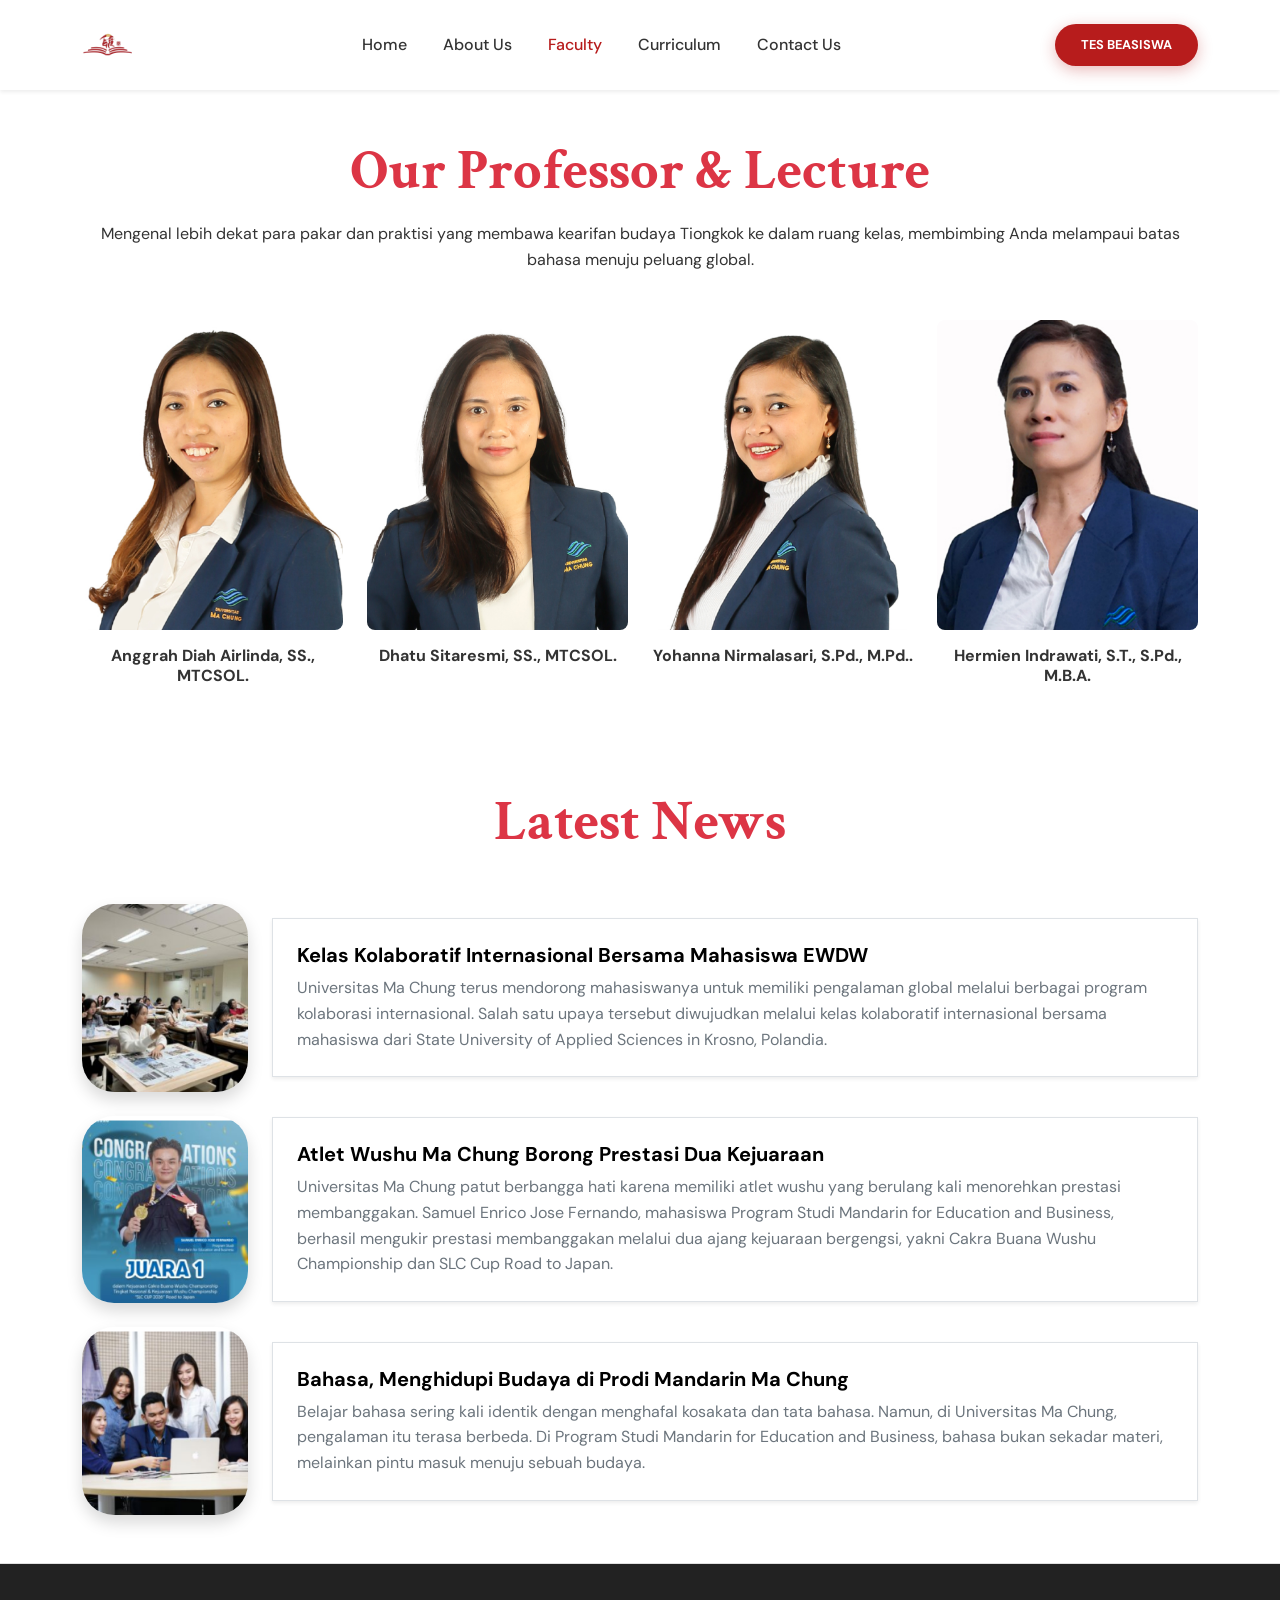
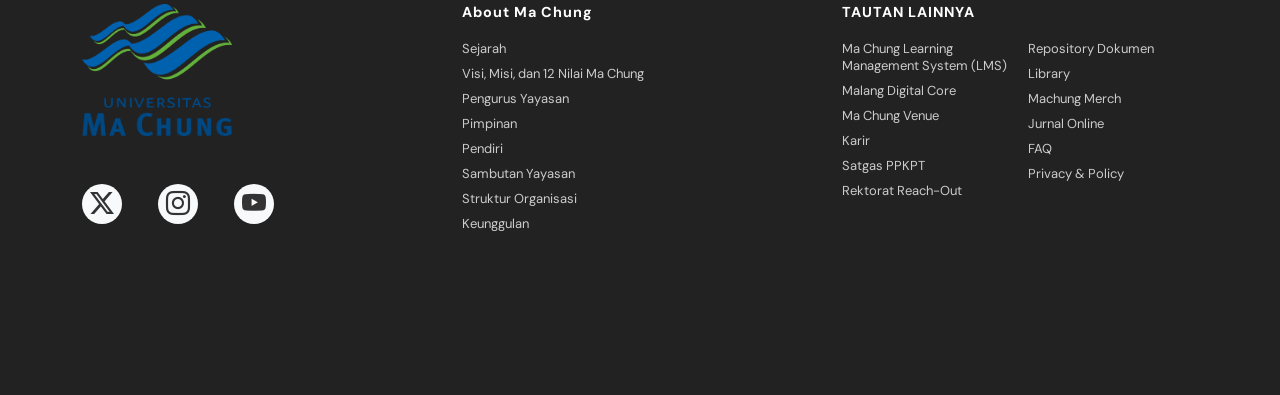
<file: faculty.html>
<!DOCTYPE html>
<html lang="id">
<head>
    <meta charset="utf-8">
    <meta name="viewport" content="width=device-width, initial-scale=1">
    <title>Faculty - Ma Chung</title>
    <link href="https://cdn.jsdelivr.net/npm/bootstrap@5.3.0/dist/css/bootstrap.min.css" rel="stylesheet">
    <link rel="stylesheet" href="https://cdn.jsdelivr.net/npm/bootstrap-icons@1.11.3/font/bootstrap-icons.min.css">
    <link href="https://unpkg.com/aos@2.3.1/dist/aos.css" rel="stylesheet">
    <link rel="stylesheet" href="style.css">
</head>
<body>
    <nav class="navbar navbar-expand-lg sticky-top shadow-sm">
        <div class="container">
            <a class="navbar-brand" href="index.html">
                <img src="Image/logo.png" alt="Logo" height="50">
            </a>
            <button class="navbar-toggler" type="button" data-bs-toggle="collapse" data-bs-target="#navbarNav"><span class="navbar-toggler-icon"></span></button>
            <div class="collapse navbar-collapse" id="navbarNav">
                <ul class="navbar-nav mx-auto">
                    <li class="nav-item"><a class="nav-link" href="index.html">Home</a></li>
                    <li class="nav-item"><a class="nav-link" href="about_us.html">About Us</a></li>
                    <li class="nav-item"><a class="nav-link active" href="faculty.html">Faculty</a></li>
                    <li class="nav-item"><a class="nav-link" href="curiculum.html">Curriculum</a></li>
                    <li class="nav-item"><a class="nav-link" href="contact_us.html">Contact Us</a></li>
                </ul>
                <a href="https://tinyurl.com/tes-beasiswa-umc" class="btn btn-apply">Tes Beasiswa</a>
            </div>
        </div>
    </nav>

    <div class="container py-5 text-center overflow-hidden">
        <div data-aos="fade-up" data-aos-duration="1000">
            <h1 class="display-4 mb-3 text-danger serif">Our Professor & Lecture</h1>
            <p class="mb-5">Mengenal lebih dekat para pakar dan praktisi yang membawa kearifan budaya Tiongkok ke dalam ruang kelas, membimbing Anda melampaui batas bahasa menuju peluang global.</p>
        </div>
        
        <div class="row g-4">
            <div class="col-md-3" data-aos="zoom-in" data-aos-delay="100">
                <div class="mb-3 img-hover-zoom">
                    <img src="Image/Anggrah Diah.png" height="300px" class="img-fluid">
                </div>
                <h6 class="fw-bold">Anggrah Diah Airlinda, SS., MTCSOL.</h6>
            </div>
            <div class="col-md-3" data-aos="zoom-in" data-aos-delay="200">
                <div class="mb-3 img-hover-zoom">
                    <img src="Image/Dhatu Sitaresmi.png" height="300px" class="img-fluid">
                </div>
                <h6 class="fw-bold">Dhatu Sitaresmi, SS., MTCSOL.</h6>
            </div>
            <div class="col-md-3" data-aos="zoom-in" data-aos-delay="300">
                <div class="mb-3 img-hover-zoom">
                    <img src="Image/Yohanna Nirmalasari.png" height="300px" class="img-fluid">
                </div>
                <h6 class="fw-bold">Yohanna Nirmalasari, S.Pd., M.Pd..</h6>
            </div>
            <div class="col-md-3" data-aos="zoom-in" data-aos-delay="400">
                <div class="mb-3 img-hover-zoom">
                    <img src="Image/Hermien Indrawati.png" height="300px" class="img-fluid">
                </div>
                <h6 class="fw-bold">Hermien Indrawati, S.T., S.Pd., M.B.A.</h6>
            </div>
        </div>
    </div>

    <section class="py-5 overflow-hidden">
        <div class="container">
            <div class="text-center mb-5" data-aos="fade-up">
                <h2 class="display-4 text-danger serif"><strong>Latest News</strong></h2>
            </div>
            
            <div class="row align-items-center g-4 mb-4" data-aos="fade-right" data-aos-duration="1000">
                <div class="col-md-2 text-center">
                    <img src="Image/Kelas EWDW.png" class="img-fluid shadow rounded-5" alt="Kelas EWDW">
                </div>
                <div class="col-md-10">
                    <div class="p-4 border bg-white card-custom h-100 shadow-sm">
                        <h5 class="fw-bold">
                            <a href="https://machung.ac.id/berita/kelas-kolaboratif-internasional-bersama-mahasiswa-polandia/" class="text-decoration-none text-dark">Kelas Kolaboratif Internasional Bersama Mahasiswa EWDW</a>
                        </h5>
                        <p class="text-secondary mb-0">Universitas Ma Chung terus mendorong mahasiswanya untuk memiliki pengalaman global melalui berbagai program kolaborasi internasional. Salah satu upaya tersebut diwujudkan melalui kelas kolaboratif internasional bersama mahasiswa dari State University of Applied Sciences in Krosno, Polandia.</p>
                    </div>
                </div>
            </div>

            <div class="row align-items-center g-4 mb-4" data-aos="fade-left" data-aos-duration="1000">
                <div class="col-md-2 text-center">
                    <img src="Image/Atlet Whusu.png" class="img-fluid shadow rounded-5" alt="Atlet Wushu">
                </div>
                <div class="col-md-10">
                    <div class="p-4 border bg-white card-custom h-100 shadow-sm">
                        <h5 class="fw-bold">
                            <a href="https://machung.ac.id/berita/atlet-wushu-ma-chung-borong-prestasi-dua-kejuaraan/" class="text-decoration-none text-dark">Atlet Wushu Ma Chung Borong Prestasi Dua Kejuaraan</a>
                        </h5>
                        <p class="text-secondary mb-0">Universitas Ma Chung patut berbangga hati karena memiliki atlet wushu yang berulang kali menorehkan prestasi membanggakan. Samuel Enrico Jose Fernando, mahasiswa Program Studi Mandarin for Education and Business, berhasil mengukir prestasi membanggakan melalui dua ajang kejuaraan bergengsi, yakni Cakra Buana Wushu Championship dan SLC Cup Road to Japan.</p>
                    </div>
                </div>
            </div>

            <div class="row align-items-center g-4" data-aos="fade-right" data-aos-duration="1000">
                <div class="col-md-2 text-center">
                    <img src="Image/Belajar Bahasa.png" class="img-fluid shadow rounded-5" alt="Belajar Bahasa">
                </div>
                <div class="col-md-10">
                    <div class="p-4 border bg-white card-custom h-100 shadow-sm">
                        <h5 class="fw-bold">
                            <a href="https://machung.ac.id/artikel/belajar-bahasa-menghidupi-budaya-di-prodi-mandarin-ma-chung/" class="text-decoration-none text-dark">Bahasa, Menghidupi Budaya di Prodi Mandarin Ma Chung</a>
                        </h5>
                        <p class="text-secondary mb-0">Belajar bahasa sering kali identik dengan menghafal kosakata dan tata bahasa. Namun, di Universitas Ma Chung, pengalaman itu terasa berbeda. Di Program Studi Mandarin for Education and Business, bahasa bukan sekadar materi, melainkan pintu masuk menuju sebuah budaya.</p>
                    </div>
                </div>
            </div>
        </div>
    </section>

    <footer class="main-footer">
        <div class="container">
            <div class="row">
                <div class="col-md-4 mb-4" data-aos="fade-up" data-aos-delay="100">
                    <img src="Image/logo-umc.png" alt="Logo Universitas Ma Chung" width="150" class="mb-4 d-block footer-logo">
                    <div class="social-icons d-flex align-items-center mt-5 gap-3">
                        <a href="https://x.com/ma_chung" target="_blank" class="social-btn"><i class="bi bi-twitter-x"></i></a>
                        <a href="https://www.instagram.com/universitasmachung/" target="_blank" class="social-btn"><i class="bi bi-instagram"></i></a>
                        <a href="https://www.youtube.com/channel/UCujbjU-9Ce5q0zTuTot5wQw" target="_blank" class="social-btn"><i class="bi bi-youtube"></i></a>
                    </div>
                </div>
                
                <div class="col-md-4 mb-4" data-aos="fade-up" data-aos-delay="300">
                    <h6 class="footer-title">About Ma Chung</h6>
                    <ul class="footer-link-list">
                        <li><a href="https://machung.ac.id/tentang-sejarah">Sejarah</a></li>
                        <li><a href="https://machung.ac.id/visi-misi-nilai-ma-chung/">Visi, Misi, dan 12 Nilai Ma Chung</a></li>
                        <li><a href="https://machung.ac.id/susunan-yayasan/">Pengurus Yayasan</a></li>
                        <li><a href="https://machung.ac.id/pimpinan-ma-chung/">Pimpinan</a></li>
                        <li><a href="https://machung.ac.id/tentang-pendiri">Pendiri</a></li>
                        <li><a href="https://machung.ac.id/welcome-to-ma-chung/">Sambutan Yayasan</a></li>
                        <li><a href="https://machung.ac.id/struktur-organisasi-universitas-ma-chung/">Struktur Organisasi</a></li>
                        <li><a href="https://machung.ac.id/keunggulan-ma-chung/">Keunggulan</a></li>
                    </ul>
                </div>

                <div class="col-md-4 mb-4" data-aos="fade-up" data-aos-delay="500">
                    <h6 class="footer-title text-uppercase">Tautan Lainnya</h6>
                    <div class="row g-0">
                        <div class="col-6">
                            <ul class="footer-link-list">
                                <li><a href="https://e-learning.machung.ac.id/">Ma Chung Learning Management System (LMS)</a></li>
                                <li><a href="https://malangdigitalcore.co/">Malang Digital Core</a></li>
                                <li><a href="https://maveo.machung.ac.id/">Ma Chung Venue</a></li>
                                <li><a href="https://machung.ac.id/lowongan-kerja/">Karir</a></li>
                                <li><a href="https://machung.ac.id/satgas-ppkpt/">Satgas PPKPT</a></li>
                                <li><a href="https://machung.ac.id/rektorat-reach-out/">Rektorat Reach-Out</a></li>
                            </ul>
                        </div>
                        <div class="col-6 ps-2">
                            <ul class="footer-link-list">
                                <li><a href="http://eprints.machung.ac.id/">Repository Dokumen</a></li>
                                <li><a href="http://lib.machung.ac.id/">Library</a></li>
                                <li><a href="https://merch.machung.ac.id/">Machung Merch</a></li>
                                <li><a href="https://machung.ac.id/jurnal-ma-chung/">Jurnal Online</a></li>
                                <li><a href="https://machung.ac.id/biaya-pendidikan/#faq">FAQ</a></li>
                                <li><a href="https://machung.ac.id/privacy-policy/">Privacy & Policy</a></li>
                            </ul>
                        </div>
                    </div>
                </div>
            </div>
            
            <div class="text-center py-3 border-top mt-4" data-aos="fade-in" data-aos-duration="2000">
                <small>© 2026 Universitas Ma Chung. All rights reserved.</small>
            </div>
        </div>
    </footer>
    
    <script src="https://cdn.jsdelivr.net/npm/bootstrap@5.3.0/dist/js/bootstrap.bundle.min.js"></script>
    <script src="https://unpkg.com/aos@2.3.1/dist/aos.js"></script>
    <script>
        AOS.init({
            once: true, 
            offset: 100
        });
    </script>
</body>
</html>
</file>
<file: style.css>
@import url('https://fonts.googleapis.com/css2?family=Crimson+Text:wght@400;600;700&family=DM+Sans:wght@400;500;700&display=swap');

:root {
    --machung-red: #b71c1c;
    --machung-dark: #1a1a1a;
}

body {
    font-family: 'DM Sans', sans-serif;
    color: #333;
    line-height: 1.6;
}

h1, h2, h3, .serif {
    font-family: 'Crimson Text', serif;
    font-weight: 700;
}

.navbar {
    padding: 15px 0;
    background: white !important;
}

.nav-link {
    font-weight: 500;
    color: #333 !important;
    margin: 0 10px;
}

.nav-link.active {
    color: var(--machung-red) !important;
}

.btn-apply, .btn-submit {
    background-color: var(--machung-red);
    color: white;
    border-radius: 100px;
    padding: 10px 25px;
    font-weight: bold;
    text-transform: uppercase;
    font-size: 0.8rem;
}

.hero-bg {
    height: 83vh;
    background-size: cover;
    background-position: center;
    position: relative;
    display: flex;
    align-items: center;
    justify-content: center;
    color: white;
}

.hero-overlay {
    position: absolute;
    top: 0; left: 0; width: 100%; height: 100%;
    background: rgba(0,0,0,0.4);
}

.card-year {
    border: none;
    border-top: 5px solid var(--machung-red);
    background: #f9f9f9;
    transition: 0.3s;
}

.card-red {
    background-color: var(--machung-red);
    color: white;
    padding: 40px;
}

.card-dark {
    background-color: var(--machung-dark);
    color: white;
    padding: 40px;
}

.faculty-img {
    width: 100%;
    height: 300px;
    object-fit: cover;
    background-color: #ddd;
}

footer {
    background: white;
    border-top: 1px solid #eee;
    padding: 60px 0;
}

footer .footer-title {
    font-weight: bold;
    font-size: 0.9rem;
    margin-bottom: 20px;
    letter-spacing: 1px;
}

footer ul { list-style: none; padding: 0; }
footer ul li a { color: #666; text-decoration: none; font-size: 0.9rem; margin-bottom: 8px; display: block; }

.main-footer {
    padding: 40px;
    background-color: #ffffff;
    border-top: 1px solid #e0e0e0;
    font-family: 'DM Sans', sans-serif;
}

.footer-title {
    font-weight: 700;
    font-size: 16px;
    color: #000;
    text-transform: none;
}

.footer-link-list {
    list-style: none;
    padding: 0;
}

.footer-link-list li {
    margin-bottom: 12px;
}

.footer-link-list li a {
    color: #333;
    text-decoration: none;
    font-size: 15px;
    transition: color 0.3s;
}

.footer-link-list li a:hover {
    color: #b71c1c;
    text-decoration: underline;
}

.footer-contact-text {
    font-size: 15px;
    line-height: 1.7;
    color: #333;
}

.footer-contact-text a {
    color: #333;
    text-decoration: underline;
}

.social-icons a {
    color: #000;
    font-size: 24px;
    margin-right: 20px;
    text-decoration: none;
}

.social-icons a:hover {
    color: #b71c1c;
}
@import url('https://fonts.googleapis.com/css2?family=Crimson+Text:wght@400;700&family=DM+Sans:wght@400;500;700&display=swap');

:root {
    --machung-red: #b71c1c;
}

.serif { font-family: 'Crimson Text', serif; }

.card-curriculum {
    background-color: var(--machung-red);
    color: white;
    border: none;
    border-radius: 12px;
    padding: 30px 20px;
    position: relative;
    overflow: hidden;
    transition: transform 0.3s ease;
}

.card-curriculum:hover {
    transform: translateY(-10px);
}

.year-num {
    font-family: 'Crimson Text', serif;
    font-size: 80px;
    font-weight: 700;
    color: rgba(255, 255, 255, 0.2);
    line-height: 1;
    margin-bottom: 10px;
    border-top: 1px solid rgba(255, 255, 255, 0.3);
    padding-top: 10px;
}

.card-curriculum h5 {
    font-family: 'Crimson Text', serif;
    font-size: 24px;
    margin-bottom: 15px;
}

.card-curriculum p {
    font-family: 'DM Sans', sans-serif;
    line-height: 1.6;
}


.semester-col {
    border-top: 1px solid #dee2e6;
    padding-top: 20px;
}

.semester-col h6 {
    font-weight: bold;
    color: #333;
    margin-bottom: 15px;
    text-align: center;
}

.semester-col ul {
    text-align: center;
    line-height: 2;
}

.card-custom a {
    color: black !important;
    text-decoration: none;
    transition: 0.3s ease;
}

.card-custom a:hover {
    color: #0d6efd !important;
}

.img-hover-zoom {
    overflow: hidden;
    border-radius: 8px;
}
.img-hover-zoom img {
    transition: transform 0.5s ease;
}
.img-hover-zoom:hover img {
    transform: scale(1.1);
}

.btn-apply {
    transition: all 0.3s ease;
    box-shadow: 0 4px 15px rgba(183, 28, 28, 0.3);
}
.btn-apply:hover {
    transform: translateY(-3px);
    box-shadow: 0 6px 20px rgba(183, 28, 28, 0.5);
    background-color: #d32f2f;
    color: white;
}

.sponsor-img {
    filter: grayscale(100%);
    opacity: 0.6;
    transition: all 0.4s ease;
    max-height: 60px;
    object-fit: contain;
}
.sponsor-img:hover {
    filter: grayscale(0%);
    opacity: 1;
    transform: scale(1.1);
}

.custom-card-hover {
    transition: all 0.3s ease;
    background: #fff;
}
.custom-card-hover:hover {
    transform: translateY(-10px);
    box-shadow: 0 15px 30px rgba(0,0,0,0.1) !important;
    border-left-width: 8px !important;
}

.nav-link {
    position: relative;
}
.nav-link::after {
    content: '';
    position: absolute;
    width: 0;
    height: 2px;
    bottom: 0;
    left: 0;
    background-color: var(--machung-red);
    transition: width 0.3s ease;
}
.nav-link:hover::after {
    width: 100%;
}

.hero-bg h1 {
    text-shadow: 2px 2px 10px rgba(0,0,0,0.5);
}

.card-red, .card-dark {
    transition: all 0.5s ease;
}
.card-red:hover {
    background-color: #961515;
}
.card-dark:hover {
    background-color: #000;
}

.overflow-hidden {
    overflow-x: hidden;
}

.concentration-card {
    background-color: #f1f1f1; 
    padding: 50px 40px;
    border-radius: 12px; 
    border: none;
    transition: all 0.3s ease;
    box-shadow: 0 4px 6px rgba(0,0,0,0.02);
}

.concentration-card:hover {
    transform: translateY(-5px);
    background-color: #e9e9e9;
    box-shadow: 0 10px 20px rgba(0,0,0,0.05);
}

.concentration-card .icon-box i {
    font-size: 3.5rem; 
    display: inline-block;
    line-height: 1;
}

.concentration-card h3 {
    font-family: 'DM Sans', sans-serif;
    font-size: 1.75rem;
    color: #333;
}

.concentration-card p {
    font-size: 1rem;
    line-height: 1.7;
    color: #555 !important;
    text-align: justify; 
}

@keyframes iconMove {
    0%, 100% { transform: translateY(0); }
    50% { transform: translateY(-5px); }
}

.concentration-card:hover .icon-box i {
    animation: iconMove 1.5s ease-in-out infinite;
}

.footer-link-list li a {
    display: inline-block; 
    transition: all 0.3s cubic-bezier(0.4, 0, 0.2, 1);
    position: relative;
    padding-left: 0;
}

.footer-link-list li a:hover {
    color: var(--machung-red);
    padding-left: 10px; 
    text-decoration: none;
}

.social-btn {
    display: flex;
    align-items: center;
    justify-content: center;
    width: 40px;
    height: 40px;
    background-color: #f8f9fa;
    border-radius: 50%;
    color: #333 !important;
    transition: all 0.4s ease;
    text-decoration: none;
}

.social-btn:hover {
    background-color: var(--machung-red);
    color: white !important;
    transform: translateY(-5px) rotate(360deg); 
    box-shadow: 0 5px 15px rgba(183, 28, 28, 0.3);
}

.footer-logo {
    transition: transform 0.5s ease;
}

.footer-logo:hover {
    transform: scale(1.05);
}

.main-footer {
    position: relative;
    overflow: hidden;
}

.main-footer::before {
    content: "";
    position: absolute;
    top: 0;
    left: 0;
    width: 0;
    height: 3px;
    background: var(--machung-red);
    transition: width 1.5s ease-in-out;
}

.main-footer.aos-animate::before {
    width: 100%;
}

.footer-contact-text i {
    transition: transform 0.3s ease;
    display: inline-block;
}

.footer-contact-text p:hover i {
    transform: scale(1.2);
    color: #8e1616 !important;
}

.footer-link-list li {
    margin-bottom: 8px;
    line-height: 1.3;   
}

.footer-link-list li a {
    font-size: 13px;    
    display: block;
    color: #333;
    text-decoration: none;
    transition: all 0.3s ease;
}

.main-footer {
    background-color: #222 !important; 
    color: #fff !important;
}

.main-footer .footer-title {
    color: #fff !important;
}

.main-footer .footer-link-list li a {
    color: #ccc !important;
}

.main-footer .footer-link-list li a:hover {
    color: #fff !important;
    padding-left: 5px;
}

.semester-card {
    border: none;
    border-radius: 15px;
    background: #fff;
    transition: all 0.3s ease;
    border-top: 5px solid #dc3545; 
    box-shadow: 0 4px 15px rgba(0,0,0,0.05);
}

.semester-card:hover {
    transform: translateY(-10px);
    box-shadow: 0 10px 25px rgba(0,0,0,0.1);
}

.semester-card .card-title {
    color: #dc3545;
    font-weight: 700;
    font-family: 'serif';
    margin-bottom: 1.5rem;
    display: flex;
    align-items: center;
    gap: 10px;
}

.course-list {
    padding-left: 0;
    list-style: none;
}

.course-list li {
    padding: 8px 0;
    border-bottom: 1px dotted #dee2e6;
    font-size: 0.9rem;
    color: #555;
    display: flex;
    align-items: flex-start;
}

.course-list li:last-child {
    border-bottom: none;
}

.course-list li::before {
    content: "\F2E5"; 
    font-family: "bootstrap-icons";
    color: #dc3545;
    margin-right: 10px;
    font-weight: bold;
}

.special-course {
    background-color: #fff5f5;
    padding: 15px !important;
    border-radius: 10px;
    border: 1px dashed #dc3545 !important;
    justify-content: center;
    text-align: center;
    font-weight: bold;
    color: #dc3545 !important;
}

.special-course::before {
    content: "\F13E" !important; 
}

.milestone-card {
    background: linear-gradient(145deg, #ffffff, #fdf2f2);
    border: 1px solid #f5c2c7 !important;
    position: relative;
    overflow: hidden;
}

.milestone-card::after {
    content: "\F479"; 
    font-family: "bootstrap-icons";
    position: absolute;
    bottom: -10px;
    right: 10px;
    font-size: 5rem;
    color: rgba(220, 53, 69, 0.05);
    transform: rotate(-15deg);
}

.semester-7::after { content: "\F193"; } 
.semester-8::after { content: "\F4DA"; } 

.milestone-box {
    background: #ffffff;
    border-radius: 12px;
    padding: 25px 15px;
    box-shadow: 0 4px 15px rgba(220, 53, 69, 0.1);
    border-left: 5px solid #dc3545;
    margin-top: 20px;
    transition: all 0.3s ease;
    text-align: center;
}

.milestone-box i {
    font-size: 2rem;
    color: #dc3545;
    margin-bottom: 10px;
    display: block;
}

.milestone-box h5 {
    color: #b02a37;
    font-weight: 700;
    margin-bottom: 5px;
    font-size: 1.1rem;
    line-height: 1.4;
}

.milestone-box span {
    font-size: 0.85rem;
    color: #6c757d;
    text-transform: uppercase;
    letter-spacing: 1px;
}

.milestone-description {
    font-size: 0.9rem;
    color: #555;
    margin-top: 20px;
    line-height: 1.6;
    font-style: italic;
}

.hover-card {
    transition: transform 0.3s ease-in-out, box-shadow 0.3s ease-in-out;
}

.hover-card:hover {
    transform: translateY(-10px);
    box-shadow: 0 15px 30px rgba(0,0,0,0.15) !important;
}
</file>
